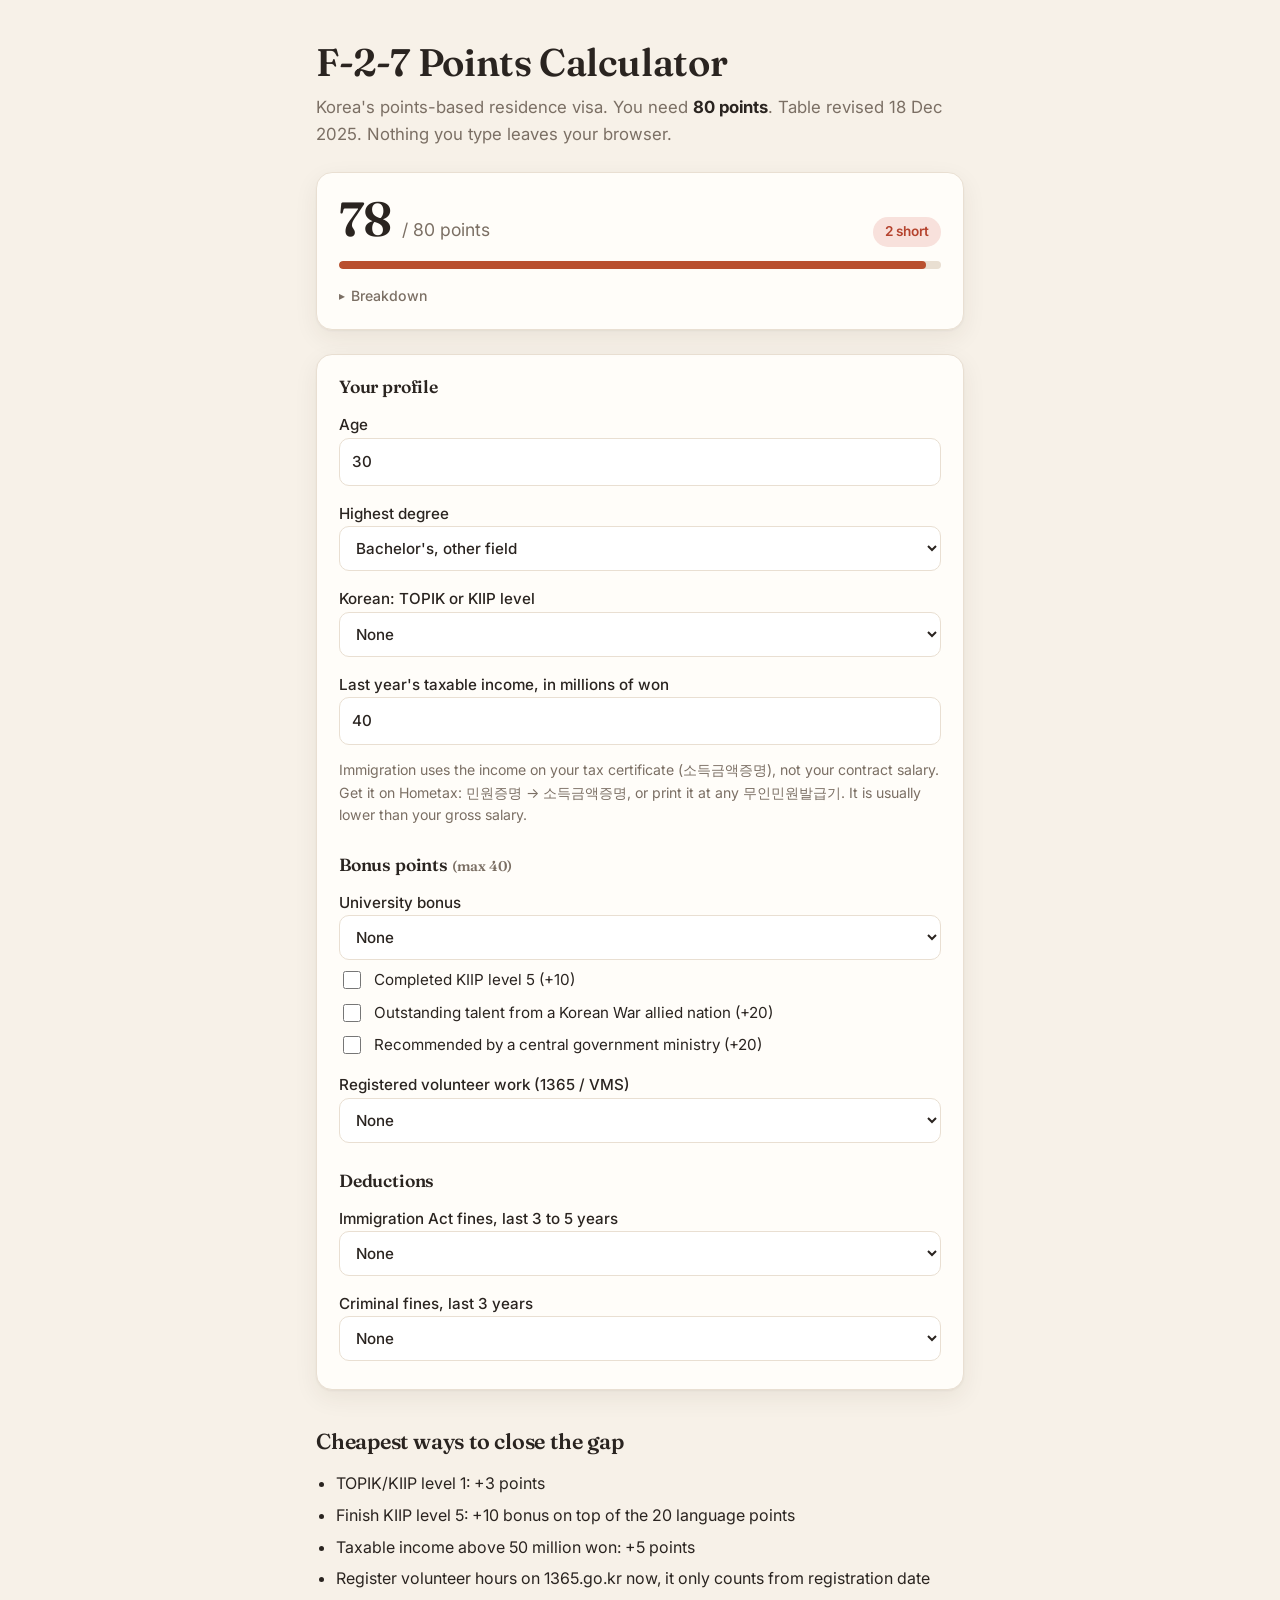
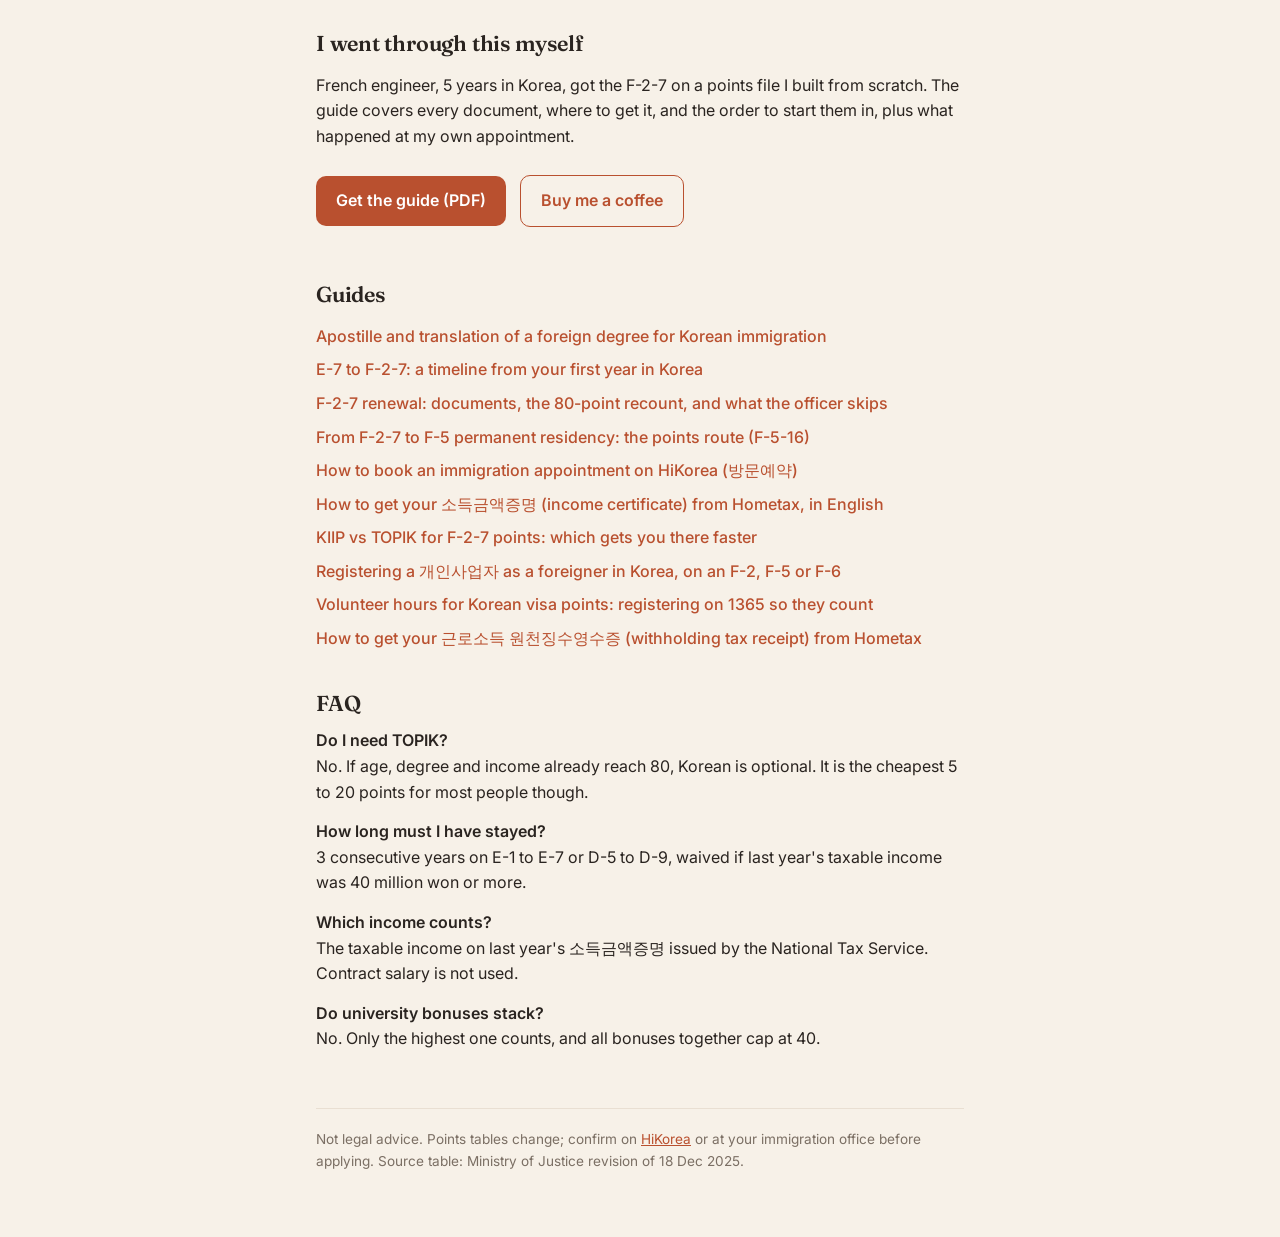
<file: index.html>
<!doctype html>
<html lang="en">
<head>
<meta charset="utf-8">
<meta name="viewport" content="width=device-width, initial-scale=1">
<title>F-2-7 Points Calculator (2026) – Korea Points-Based Residence Visa</title>
<meta name="description" content="Free F-2-7 visa points calculator using the December 2025 table. Enter age, degree, TOPIK/KIIP level and income to see if you reach 80 points, and what gets you there.">
<link rel="canonical" href="https://kevin-h2r.github.io/f27/">
<meta name="google-site-verification" content="c59vO1s7EsmuftYysbXITZsBAcS2s0oMg-nip3DZVX8">
<link rel="preconnect" href="https://fonts.googleapis.com">
<link href="https://fonts.googleapis.com/css2?family=Fraunces:opsz,wght@9..144,500;9..144,600&family=Inter:wght@400;500;600&display=swap" rel="stylesheet">
<link rel="stylesheet" href="style.css">
</head>
<body><main>
<h1>F-2-7 Points Calculator</h1>
<p class="lede">Korea's points-based residence visa. You need <strong>80 points</strong>. Table revised 18 Dec 2025. Nothing you type leaves your browser.</p>

<div id="result" class="card"><div class="score"><span id="total">0</span><span class="of">/ 80 points</span><span id="verdict"></span></div>
<div class="bar"><i id="fill"></i></div>
<details><summary>Breakdown</summary><table id="breakdown"></table></details></div>

<form id="f" class="card">
<h2>Your profile</h2>
<label>Age <input name="age" type="number" min="18" max="99" value="30"></label>
<label>Highest degree <select name="edu">
<option value="none">None / high school</option>
<option value="assoc">Associate (2-year), other field</option>
<option value="assoc_stem">Associate, science or engineering</option>
<option value="ba" selected>Bachelor's, other field</option>
<option value="ba_stem">Bachelor's, science or engineering (or 2 bachelor's)</option>
<option value="ms">Master's, other field</option>
<option value="ms_stem">Master's, science or engineering (or 2 master's)</option>
<option value="phd">PhD, other field</option>
<option value="phd_stem">PhD, science or engineering (or 2 PhDs)</option>
</select></label>
<label>Korean: TOPIK or KIIP level <select name="korean">
<option value="0">None</option><option value="1">1</option><option value="2">2</option>
<option value="3">3</option><option value="4">4</option><option value="5">5 or 6</option>
</select></label>
<label>Last year's taxable income, in millions of won <input name="income" type="number" min="0" step="1" value="40" placeholder="e.g. 40 for ₩40,000,000"></label>
<p class="muted">Immigration uses the income on your tax certificate (소득금액증명), not your contract salary. Get it on Hometax: 민원증명 → 소득금액증명, or print it at any 무인민원발급기. It is usually lower than your gross salary.</p>

<h2>Bonus points <span class="muted">(max 40)</span></h2>
<label>University bonus <select name="bonusUni">
<option value="none">None</option>
<option value="kr_ba">Korean university, bachelor's (+5)</option>
<option value="kr_ms">Korean university, master's (+7)</option>
<option value="kr_phd">Korean university, PhD (+10)</option>
<option value="top500_ba">QS/THE top-500 university, bachelor's (+15)</option>
<option value="top500_ms">QS/THE top-500 university, master's (+20)</option>
<option value="top500_phd">QS/THE top-500 university, PhD (+30)</option>
</select></label>
<label class="chk"><input type="checkbox" name="bonus" value="kiip5">Completed KIIP level 5 (+10)</label>
<label class="chk"><input type="checkbox" name="bonus" value="allied">Outstanding talent from a Korean War allied nation (+20)</label>
<label class="chk"><input type="checkbox" name="bonus" value="ministry">Recommended by a central government ministry (+20)</label>
<label>Registered volunteer work (1365 / VMS) <select name="volunteer">
<option value="0">None</option><option value="1">1 to 2 years (+1)</option>
<option value="2">2 to 3 years (+5)</option><option value="3">3+ years (+7)</option>
</select></label>

<h2>Deductions</h2>
<label>Immigration Act fines, last 3 to 5 years <select name="dedImm">
<option value="0">None</option><option value="1">Fine ₩500,000 to ₩1,000,000 (−10)</option>
<option value="2">Fine ₩1,000,000 to ₩3,000,000 (−20)</option><option value="3">Fine ₩3,000,000+, departure order or deportation (−30)</option>
</select></label>
<label>Criminal fines, last 3 years <select name="dedCrim">
<option value="0">None</option><option value="1">Under ₩2,000,000 (−20)</option>
<option value="2">₩2,000,000 to ₩3,000,000 (−30)</option><option value="3">₩3,000,000+ (disqualified)</option>
</select></label>
</form>

<h2 id="gap-h" hidden>Cheapest ways to close the gap</h2>
<ul id="gap"></ul>

<h2>I went through this myself</h2>
<p>French engineer, 5 years in Korea, got the F-2-7 on a points file I built from scratch. The guide covers every document, where to get it, and the order to start them in, plus what happened at my own appointment. <!-- TODO Kevin: rewrite in your own words, add what went wrong for you --></p>
<a class="cta" id="guide" href="#">Get the guide (PDF)</a>
<a class="cta alt" id="kofi" href="#">Buy me a coffee</a>

<h2 id="kit-h">Just landed? Things I actually bought</h2>
<p class="muted" id="kit-p">Affiliate links to Coupang. Same price for you, a few won for me.</p>
<ul class="kit" id="kit"></ul>

<h2>Guides</h2>
<ul class="guides" id="guides"><li><a href="apostille-degree-korean-immigration.html">Apostille and translation of a foreign degree for Korean immigration</a></li><li><a href="e7-to-f27-timeline.html">E-7 to F-2-7: a timeline from your first year in Korea</a></li><li><a href="f27-renewal-documents.html">F-2-7 renewal: documents, the 80-point recount, and what the officer skips</a></li><li><a href="f27-to-f5-permanent-residency.html">From F-2-7 to F-5 permanent residency: the points route (F-5-16)</a></li><li><a href="hikorea-visit-reservation.html">How to book an immigration appointment on HiKorea (방문예약)</a></li><li><a href="income-certificate-hometax.html">How to get your 소득금액증명 (income certificate) from Hometax, in English</a></li><li><a href="kiip-vs-topik-f27-points.html">KIIP vs TOPIK for F-2-7 points: which gets you there faster</a></li><li><a href="register-business-foreigner-korea.html">Registering a 개인사업자 as a foreigner in Korea, on an F-2, F-5 or F-6</a></li><li><a href="volunteer-hours-visa-points-1365.html">Volunteer hours for Korean visa points: registering on 1365 so they count</a></li><li><a href="withholding-tax-receipt-hometax.html">How to get your 근로소득 원천징수영수증 (withholding tax receipt) from Hometax</a></li></ul>

<h2>FAQ</h2><div class="faq">
<p><strong>Do I need TOPIK?</strong> No. If age, degree and income already reach 80, Korean is optional. It is the cheapest 5 to 20 points for most people though.</p>
<p><strong>How long must I have stayed?</strong> 3 consecutive years on E-1 to E-7 or D-5 to D-9, waived if last year's taxable income was 40 million won or more.</p>
<p><strong>Which income counts?</strong> The taxable income on last year's 소득금액증명 issued by the National Tax Service. Contract salary is not used.</p>
<p><strong>Do university bonuses stack?</strong> No. Only the highest one counts, and all bonuses together cap at 40.</p></div>

<footer>Not legal advice. Points tables change; confirm on <a href="https://www.hikorea.go.kr">HiKorea</a> or at your immigration office before applying. Source table: Ministry of Justice revision of 18 Dec 2025.</footer>
</main>

<script type="module">
import { score, PASS } from './score.js';
// ---- edit these ----
const CONFIG = {
  guide: 'https://kevinherrbach.gumroad.com/l/f_2_7',
  kofi: 'https://ko-fi.com/kevinh2r',
  kit: [], // [['title','https://link.coupang.com/a/xxxx'], ...] empty hides the section
};
// --------------------
const g = document.getElementById('guide'); g.href = CONFIG.guide; g.hidden = !CONFIG.guide;
document.getElementById('kofi').href = CONFIG.kofi;
document.getElementById('kit-h').hidden = document.getElementById('kit-p').hidden = !CONFIG.kit.length;
document.getElementById('kit').innerHTML = CONFIG.kit.map(([t, h]) => `<li><a href="${h}" rel="sponsored nofollow" target="_blank">${t}</a></li>`).join('');

const f = document.getElementById('f');
const LABELS = { age: 'Age', edu: 'Education', korean: 'Korean', income: 'Income', bonus: 'Bonus', ded: 'Deductions' };
function read() {
  const d = Object.fromEntries(new FormData(f));
  return { age: +d.age, edu: d.edu, korean: +d.korean, income: +d.income * 1e6, bonusUni: d.bonusUni,
    bonus: [...f.querySelectorAll('[name=bonus]:checked')].map(e => e.value), volunteer: +d.volunteer, dedImm: +d.dedImm, dedCrim: +d.dedCrim };
}
function gapTips(a, s) {
  const tips = [];
  if (s.korean < 20) { const next = a.korean + 1; tips.push(`TOPIK/KIIP level ${next}: +${score({ ...a, korean: next }).korean - s.korean} points`); }
  if (!a.bonus.includes('kiip5')) tips.push('Finish KIIP level 5: +10 bonus on top of the 20 language points');
  const nextIncome = [[30e6, '30 million'], [40e6, '40 million'], [50e6, '50 million'], [60e6, '60 million']].find(([v]) => a.income < v);
  if (nextIncome) tips.push(`Taxable income above ${nextIncome[1]} won: +${score({ ...a, income: nextIncome[0] }).income - s.income} points`);
  if (a.volunteer < 3) tips.push('Register volunteer hours on 1365.go.kr now, it only counts from registration date');
  return tips;
}
function render() {
  const a = read(), s = score(a);
  document.getElementById('total').textContent = s.total;
  const v = document.getElementById('verdict');
  v.textContent = s.pass ? 'eligible' : (a.dedCrim === 3 ? 'disqualified' : `${PASS - s.total} short`);
  v.className = s.pass ? 'ok' : 'bad';
  const fill = document.getElementById('fill'); fill.style.width = Math.min(100, s.total / PASS * 100) + '%'; fill.className = s.pass ? 'ok' : '';
  document.getElementById('breakdown').innerHTML = Object.entries(LABELS).map(([k, l]) => `<tr><td>${l}</td><td>${s[k]}</td></tr>`).join('');
  const tips = s.pass ? [] : gapTips(a, s);
  document.getElementById('gap-h').hidden = !tips.length;
  document.getElementById('gap').innerHTML = tips.map(t => `<li>${t}</li>`).join('');
}
f.addEventListener('input', render); render();
</script>
</body></html>
</file>
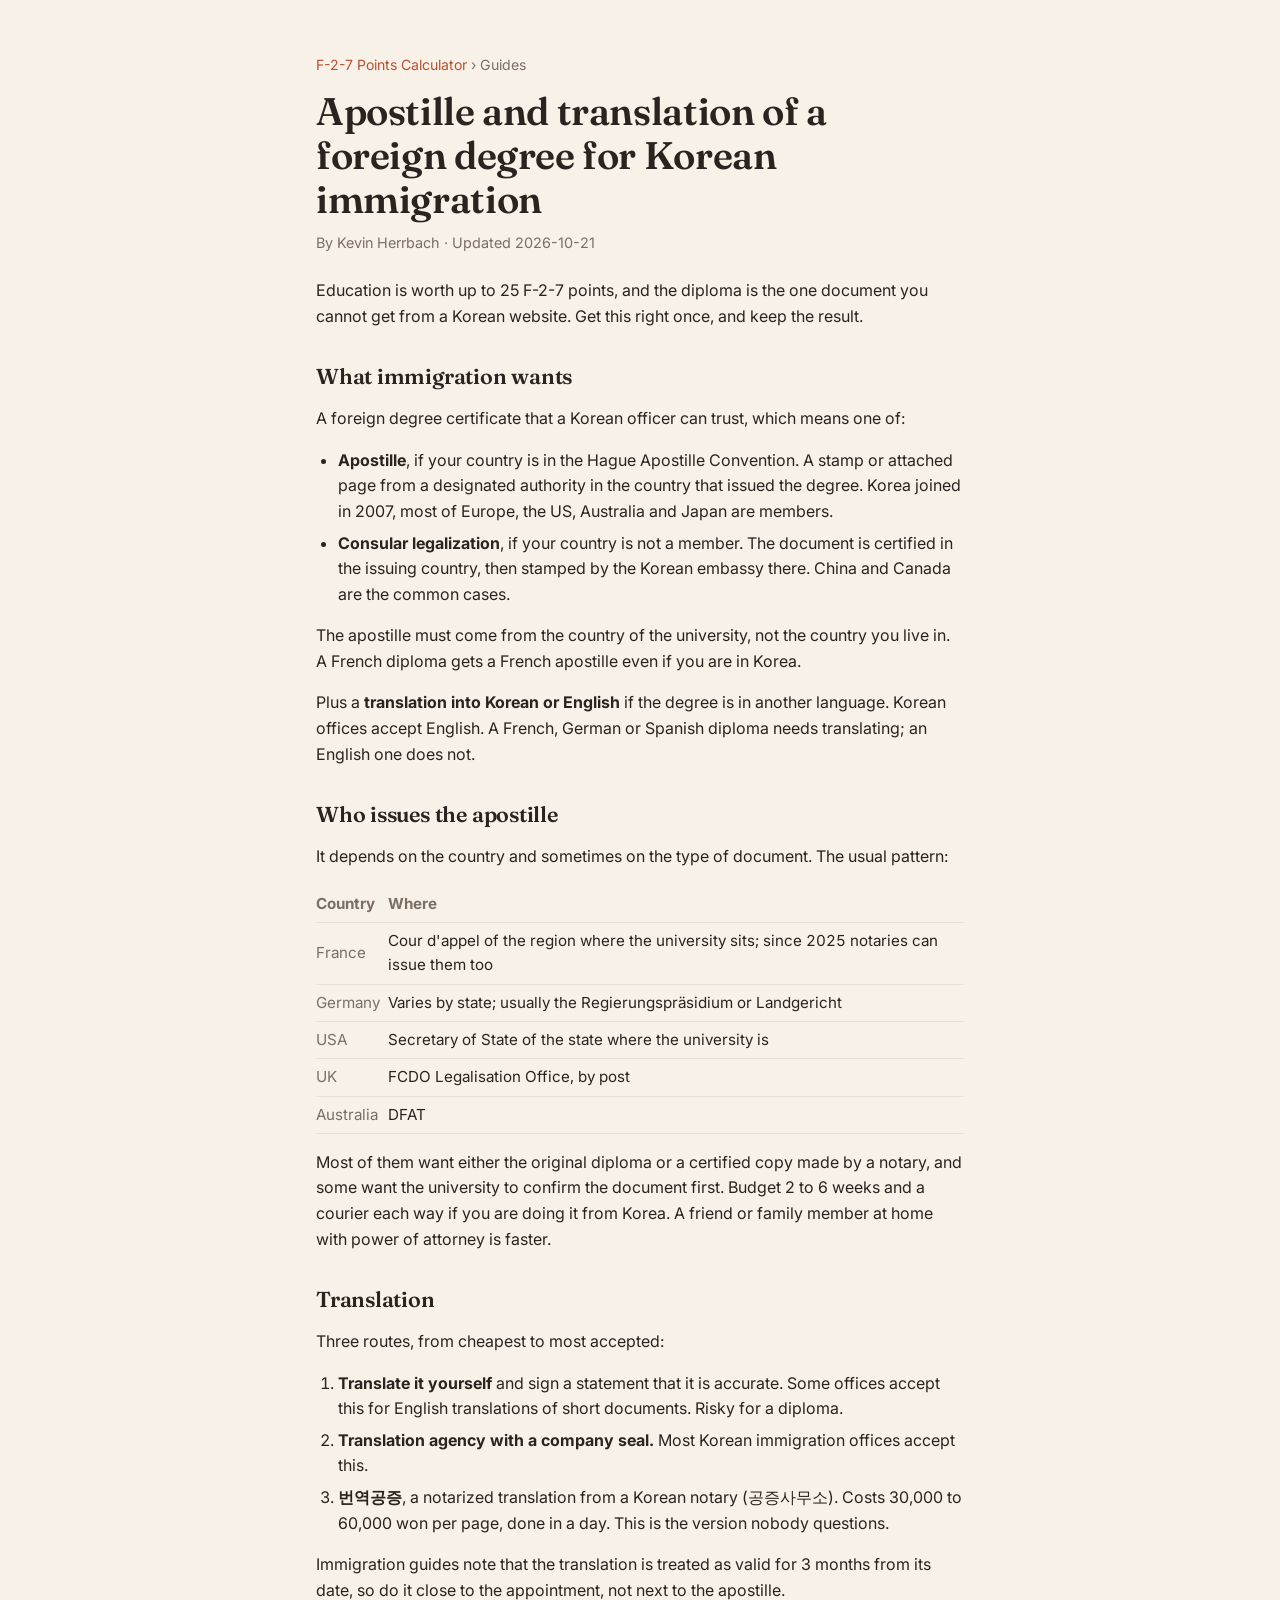
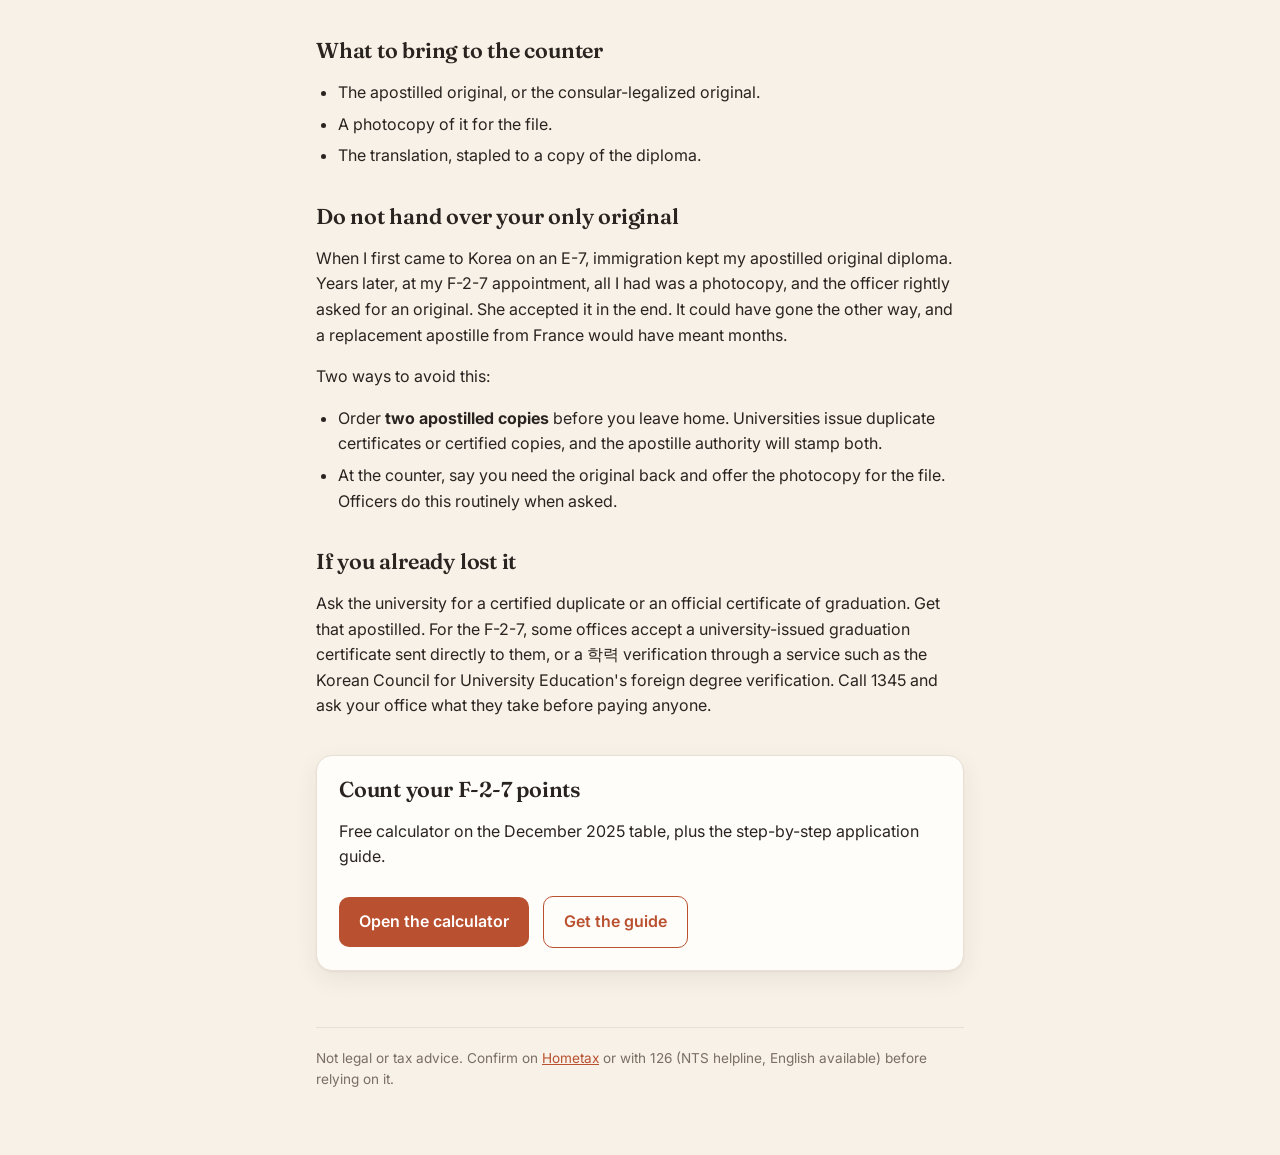
<file: apostille-degree-korean-immigration.html>
<!doctype html>
<html lang="en">
<head>
<meta charset="utf-8">
<meta name="viewport" content="width=device-width, initial-scale=1">
<title>Apostille and translation of a foreign degree for Korean immigration</title>
<meta name="description" content="What Korean immigration accepts as proof of a foreign degree: apostille or consular legalization, who issues it, translation and notarization rules, validity windows, and how to avoid losing your only original.">
<link rel="canonical" href="https://kevin-h2r.github.io/f27/apostille-degree-korean-immigration.html">
<link rel="preconnect" href="https://fonts.googleapis.com">
<link href="https://fonts.googleapis.com/css2?family=Fraunces:opsz,wght@9..144,500;9..144,600&family=Inter:wght@400;500;600&display=swap" rel="stylesheet">
<link rel="stylesheet" href="style.css">
</head>
<body><main>
<p class="crumb"><a href="./">F-2-7 Points Calculator</a> › Guides</p>
<article>
<h1>Apostille and translation of a foreign degree for Korean immigration</h1><p class="byline">By Kevin Herrbach · Updated 2026-10-21</p>
<p>Education is worth up to 25 F-2-7 points, and the diploma is the one document you cannot get from a Korean website. Get this right once, and keep the result.</p>
<h2>What immigration wants</h2>
<p>A foreign degree certificate that a Korean officer can trust, which means one of:</p>
<ul>
<li><strong>Apostille</strong>, if your country is in the Hague Apostille Convention. A stamp or attached page from a designated authority in the country that issued the degree. Korea joined in 2007, most of Europe, the US, Australia and Japan are members.</li>
<li><strong>Consular legalization</strong>, if your country is not a member. The document is certified in the issuing country, then stamped by the Korean embassy there. China and Canada are the common cases.</li>
</ul>
<p>The apostille must come from the country of the university, not the country you live in. A French diploma gets a French apostille even if you are in Korea.</p>
<p>Plus a <strong>translation into Korean or English</strong> if the degree is in another language. Korean offices accept English. A French, German or Spanish diploma needs translating; an English one does not.</p>
<h2>Who issues the apostille</h2>
<p>It depends on the country and sometimes on the type of document. The usual pattern:</p>
<table>
<thead>
<tr>
<th>Country</th>
<th>Where</th>
</tr>
</thead>
<tbody><tr>
<td>France</td>
<td>Cour d&#39;appel of the region where the university sits; since 2025 notaries can issue them too</td>
</tr>
<tr>
<td>Germany</td>
<td>Varies by state; usually the Regierungspräsidium or Landgericht</td>
</tr>
<tr>
<td>USA</td>
<td>Secretary of State of the state where the university is</td>
</tr>
<tr>
<td>UK</td>
<td>FCDO Legalisation Office, by post</td>
</tr>
<tr>
<td>Australia</td>
<td>DFAT</td>
</tr>
</tbody></table>
<p>Most of them want either the original diploma or a certified copy made by a notary, and some want the university to confirm the document first. Budget 2 to 6 weeks and a courier each way if you are doing it from Korea. A friend or family member at home with power of attorney is faster.</p>
<h2>Translation</h2>
<p>Three routes, from cheapest to most accepted:</p>
<ol>
<li><strong>Translate it yourself</strong> and sign a statement that it is accurate. Some offices accept this for English translations of short documents. Risky for a diploma.</li>
<li><strong>Translation agency with a company seal.</strong> Most Korean immigration offices accept this.</li>
<li><strong>번역공증</strong>, a notarized translation from a Korean notary (공증사무소). Costs 30,000 to 60,000 won per page, done in a day. This is the version nobody questions.</li>
</ol>
<p>Immigration guides note that the translation is treated as valid for 3 months from its date, so do it close to the appointment, not next to the apostille.</p>
<h2>What to bring to the counter</h2>
<ul>
<li>The apostilled original, or the consular-legalized original.</li>
<li>A photocopy of it for the file.</li>
<li>The translation, stapled to a copy of the diploma.</li>
</ul>
<h2>Do not hand over your only original</h2>
<p>When I first came to Korea on an E-7, immigration kept my apostilled original diploma. Years later, at my F-2-7 appointment, all I had was a photocopy, and the officer rightly asked for an original. She accepted it in the end. It could have gone the other way, and a replacement apostille from France would have meant months.</p>
<p>Two ways to avoid this:</p>
<ul>
<li>Order <strong>two apostilled copies</strong> before you leave home. Universities issue duplicate certificates or certified copies, and the apostille authority will stamp both.</li>
<li>At the counter, say you need the original back and offer the photocopy for the file. Officers do this routinely when asked.</li>
</ul>
<h2>If you already lost it</h2>
<p>Ask the university for a certified duplicate or an official certificate of graduation. Get that apostilled. For the F-2-7, some offices accept a university-issued graduation certificate sent directly to them, or a 학력 verification through a service such as the Korean Council for University Education&#39;s foreign degree verification. Call 1345 and ask your office what they take before paying anyone.</p>
</article>
<div class="card box">
<h2 style="margin-top:0">Count your F-2-7 points</h2>
<p>Free calculator on the December 2025 table, plus the step-by-step application guide.</p>
<a class="cta" href="./">Open the calculator</a>
<a class="cta alt" href="https://kevinherrbach.gumroad.com/l/f_2_7">Get the guide</a>
</div>
<footer>Not legal or tax advice. Confirm on <a href="https://www.hometax.go.kr">Hometax</a> or with 126 (NTS helpline, English available) before relying on it.</footer>
</main></body></html>
</file>
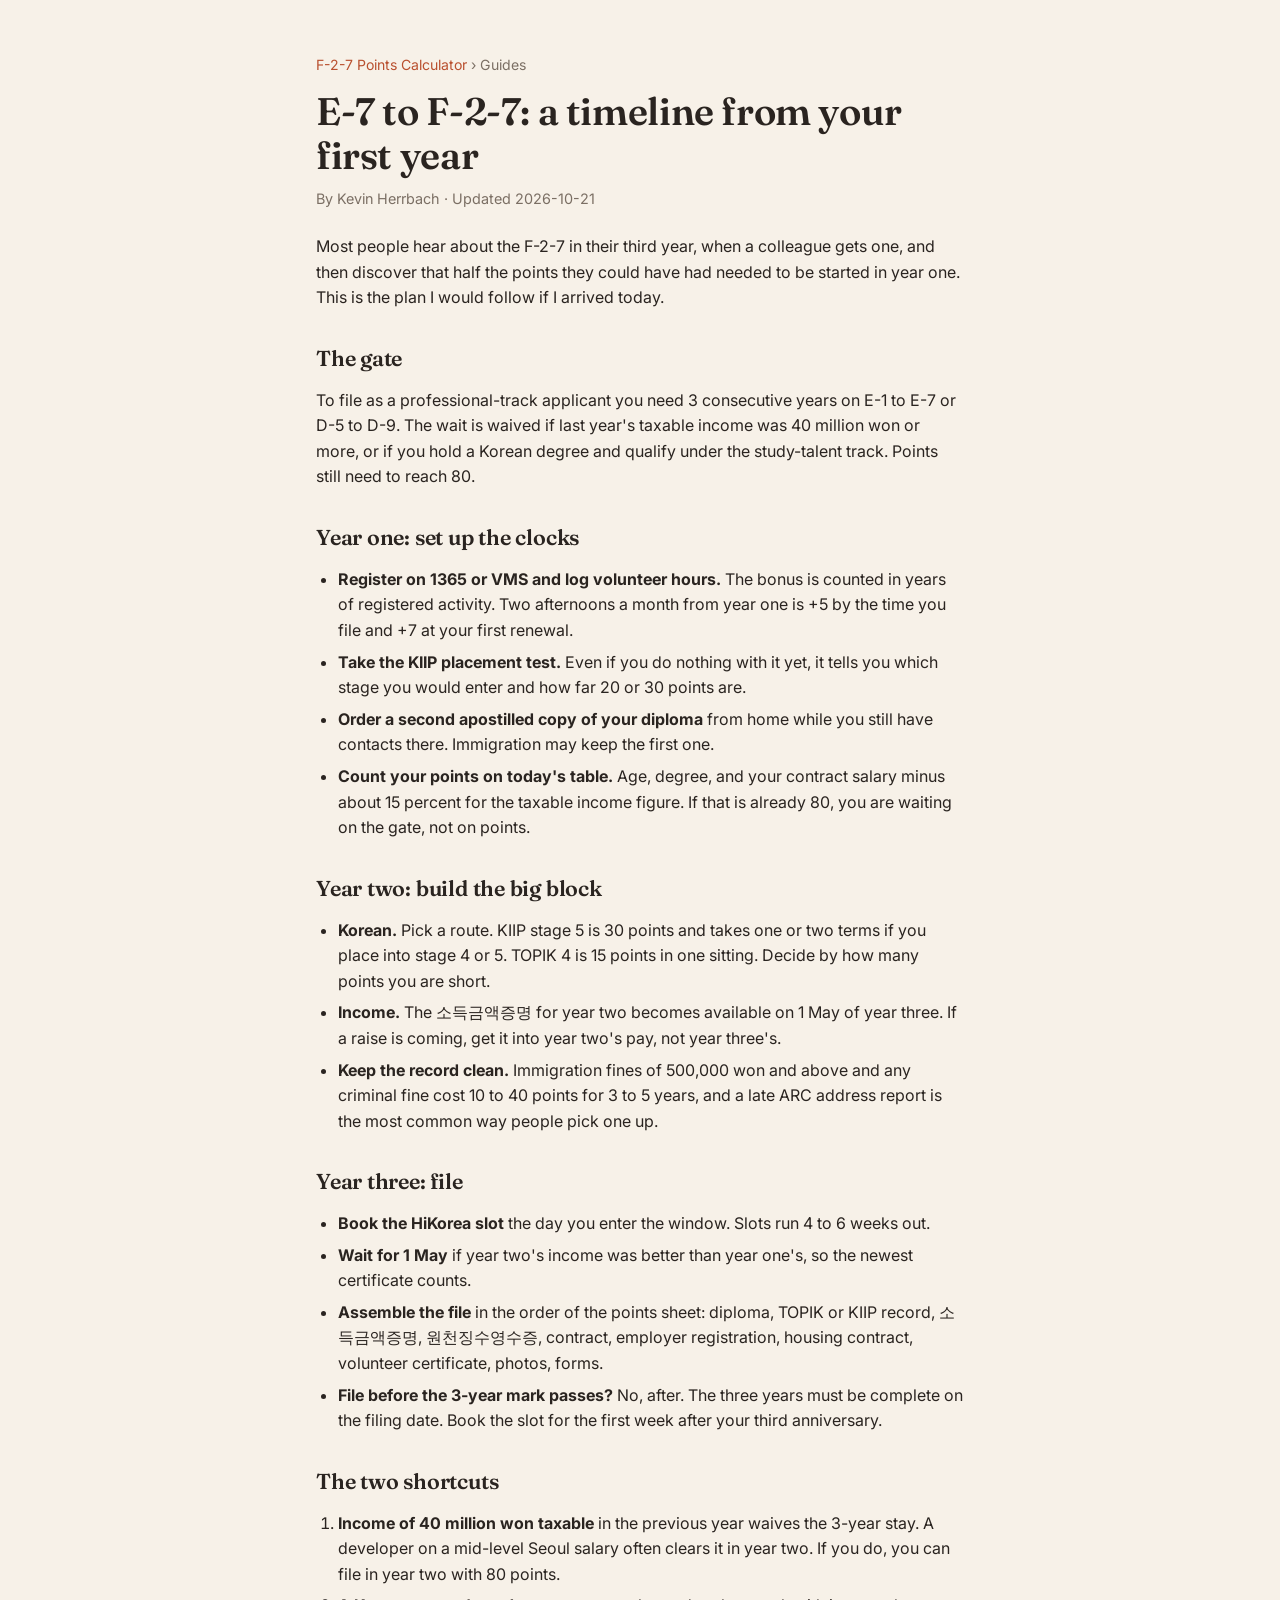
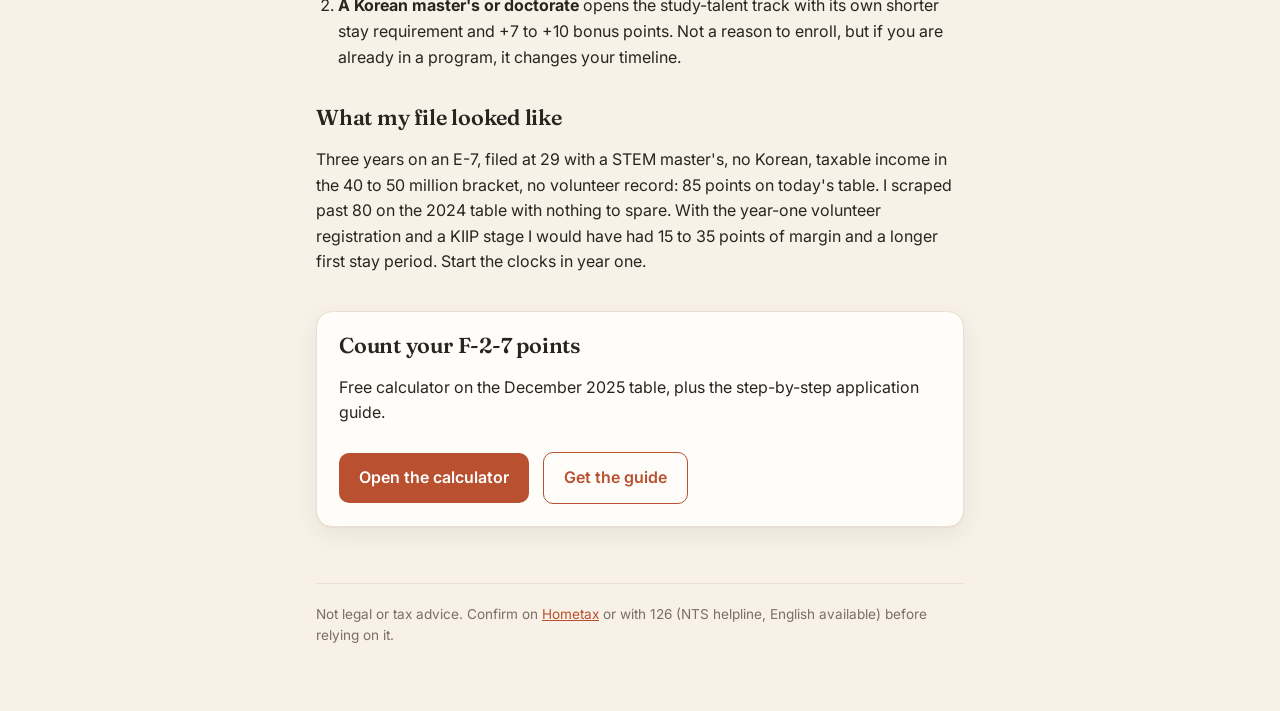
<file: e7-to-f27-timeline.html>
<!doctype html>
<html lang="en">
<head>
<meta charset="utf-8">
<meta name="viewport" content="width=device-width, initial-scale=1">
<title>E-7 to F-2-7: a timeline from your first year in Korea</title>
<meta name="description" content="A year-by-year plan for an E-7 holder to reach the F-2-7 points visa: what to set up in year one, how to build points in years two and three, when to file, and the two shortcuts that skip the three-year wait.">
<link rel="canonical" href="https://kevin-h2r.github.io/f27/e7-to-f27-timeline.html">
<link rel="preconnect" href="https://fonts.googleapis.com">
<link href="https://fonts.googleapis.com/css2?family=Fraunces:opsz,wght@9..144,500;9..144,600&family=Inter:wght@400;500;600&display=swap" rel="stylesheet">
<link rel="stylesheet" href="style.css">
</head>
<body><main>
<p class="crumb"><a href="./">F-2-7 Points Calculator</a> › Guides</p>
<article>
<h1>E-7 to F-2-7: a timeline from your first year</h1><p class="byline">By Kevin Herrbach · Updated 2026-10-21</p>
<p>Most people hear about the F-2-7 in their third year, when a colleague gets one, and then discover that half the points they could have had needed to be started in year one. This is the plan I would follow if I arrived today.</p>
<h2>The gate</h2>
<p>To file as a professional-track applicant you need 3 consecutive years on E-1 to E-7 or D-5 to D-9. The wait is waived if last year&#39;s taxable income was 40 million won or more, or if you hold a Korean degree and qualify under the study-talent track. Points still need to reach 80.</p>
<h2>Year one: set up the clocks</h2>
<ul>
<li><strong>Register on 1365 or VMS and log volunteer hours.</strong> The bonus is counted in years of registered activity. Two afternoons a month from year one is +5 by the time you file and +7 at your first renewal.</li>
<li><strong>Take the KIIP placement test.</strong> Even if you do nothing with it yet, it tells you which stage you would enter and how far 20 or 30 points are.</li>
<li><strong>Order a second apostilled copy of your diploma</strong> from home while you still have contacts there. Immigration may keep the first one.</li>
<li><strong>Count your points on today&#39;s table.</strong> Age, degree, and your contract salary minus about 15 percent for the taxable income figure. If that is already 80, you are waiting on the gate, not on points.</li>
</ul>
<h2>Year two: build the big block</h2>
<ul>
<li><strong>Korean.</strong> Pick a route. KIIP stage 5 is 30 points and takes one or two terms if you place into stage 4 or 5. TOPIK 4 is 15 points in one sitting. Decide by how many points you are short.</li>
<li><strong>Income.</strong> The 소득금액증명 for year two becomes available on 1 May of year three. If a raise is coming, get it into year two&#39;s pay, not year three&#39;s.</li>
<li><strong>Keep the record clean.</strong> Immigration fines of 500,000 won and above and any criminal fine cost 10 to 40 points for 3 to 5 years, and a late ARC address report is the most common way people pick one up.</li>
</ul>
<h2>Year three: file</h2>
<ul>
<li><strong>Book the HiKorea slot</strong> the day you enter the window. Slots run 4 to 6 weeks out.</li>
<li><strong>Wait for 1 May</strong> if year two&#39;s income was better than year one&#39;s, so the newest certificate counts.</li>
<li><strong>Assemble the file</strong> in the order of the points sheet: diploma, TOPIK or KIIP record, 소득금액증명, 원천징수영수증, contract, employer registration, housing contract, volunteer certificate, photos, forms.</li>
<li><strong>File before the 3-year mark passes?</strong> No, after. The three years must be complete on the filing date. Book the slot for the first week after your third anniversary.</li>
</ul>
<h2>The two shortcuts</h2>
<ol>
<li><strong>Income of 40 million won taxable</strong> in the previous year waives the 3-year stay. A developer on a mid-level Seoul salary often clears it in year two. If you do, you can file in year two with 80 points.</li>
<li><strong>A Korean master&#39;s or doctorate</strong> opens the study-talent track with its own shorter stay requirement and +7 to +10 bonus points. Not a reason to enroll, but if you are already in a program, it changes your timeline.</li>
</ol>
<h2>What my file looked like</h2>
<p>Three years on an E-7, filed at 29 with a STEM master&#39;s, no Korean, taxable income in the 40 to 50 million bracket, no volunteer record: 85 points on today&#39;s table. I scraped past 80 on the 2024 table with nothing to spare. With the year-one volunteer registration and a KIIP stage I would have had 15 to 35 points of margin and a longer first stay period. Start the clocks in year one.</p>
</article>
<div class="card box">
<h2 style="margin-top:0">Count your F-2-7 points</h2>
<p>Free calculator on the December 2025 table, plus the step-by-step application guide.</p>
<a class="cta" href="./">Open the calculator</a>
<a class="cta alt" href="https://kevinherrbach.gumroad.com/l/f_2_7">Get the guide</a>
</div>
<footer>Not legal or tax advice. Confirm on <a href="https://www.hometax.go.kr">Hometax</a> or with 126 (NTS helpline, English available) before relying on it.</footer>
</main></body></html>
</file>
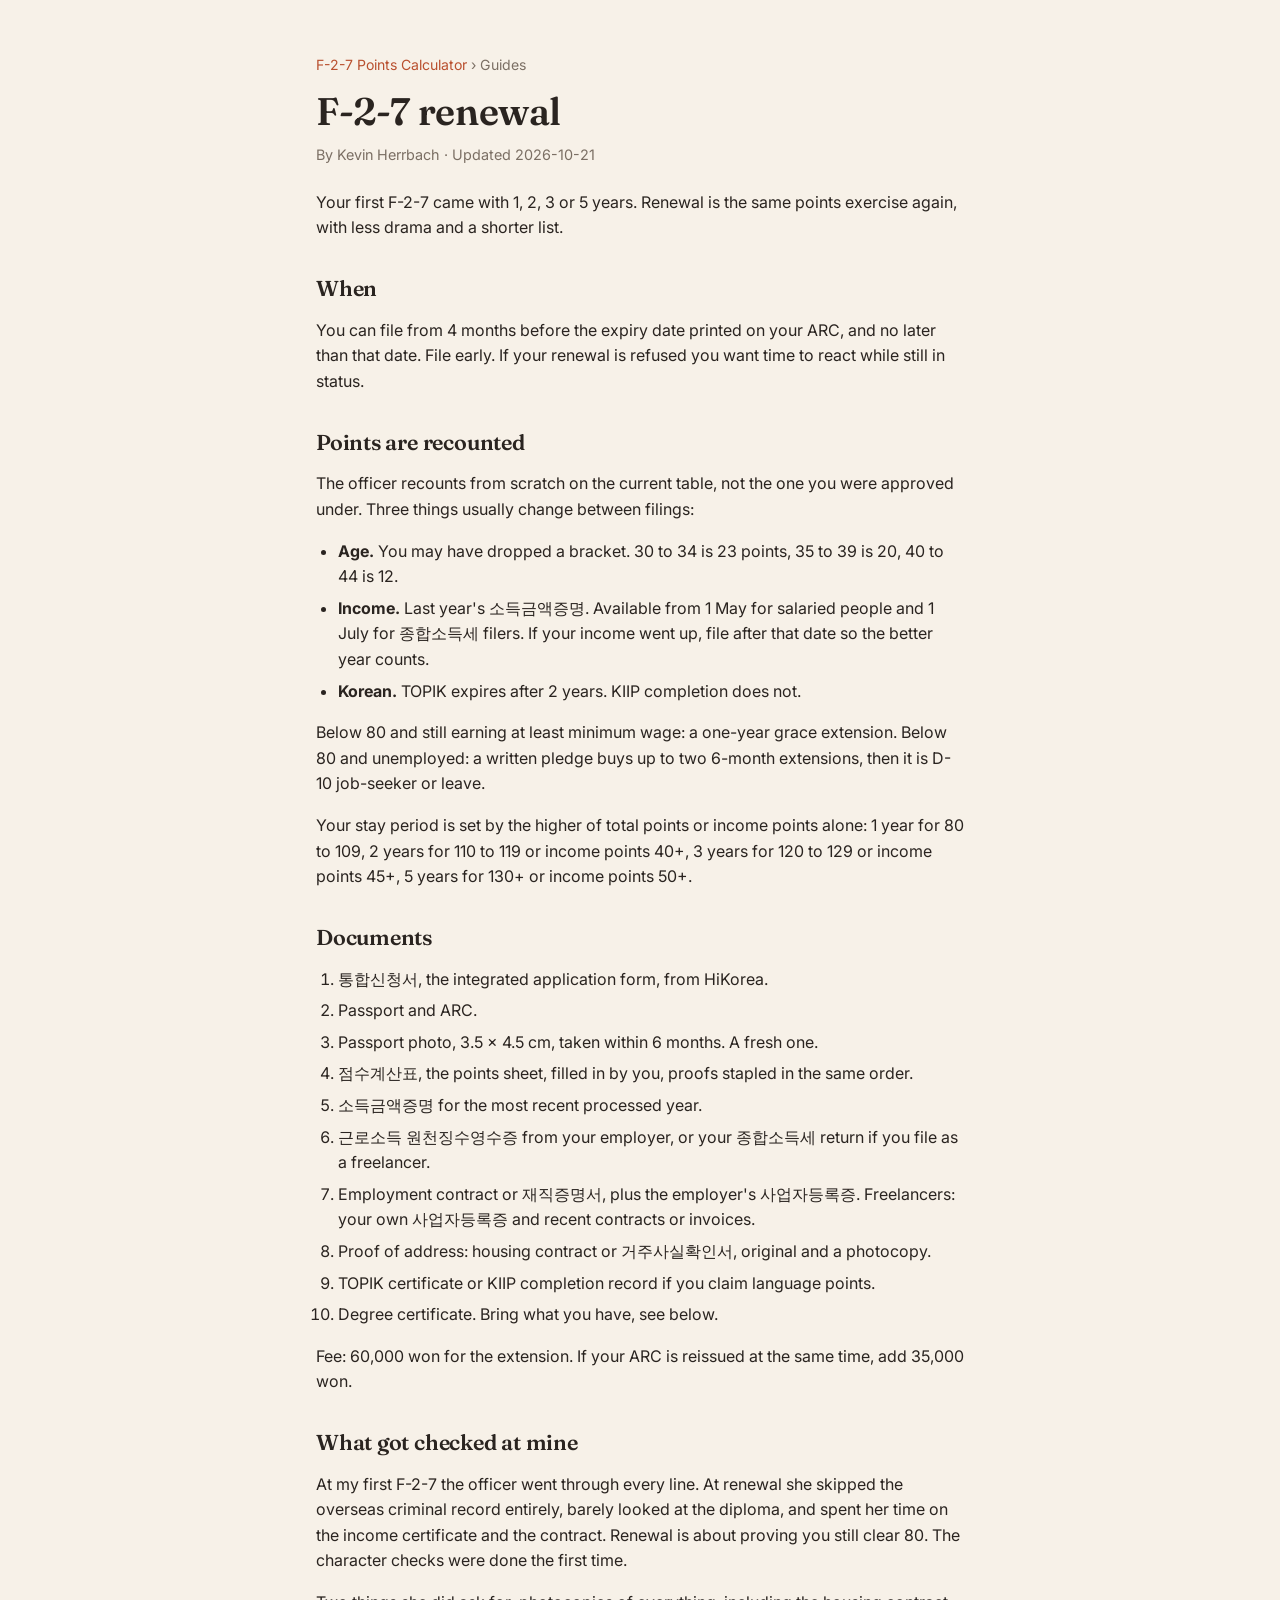
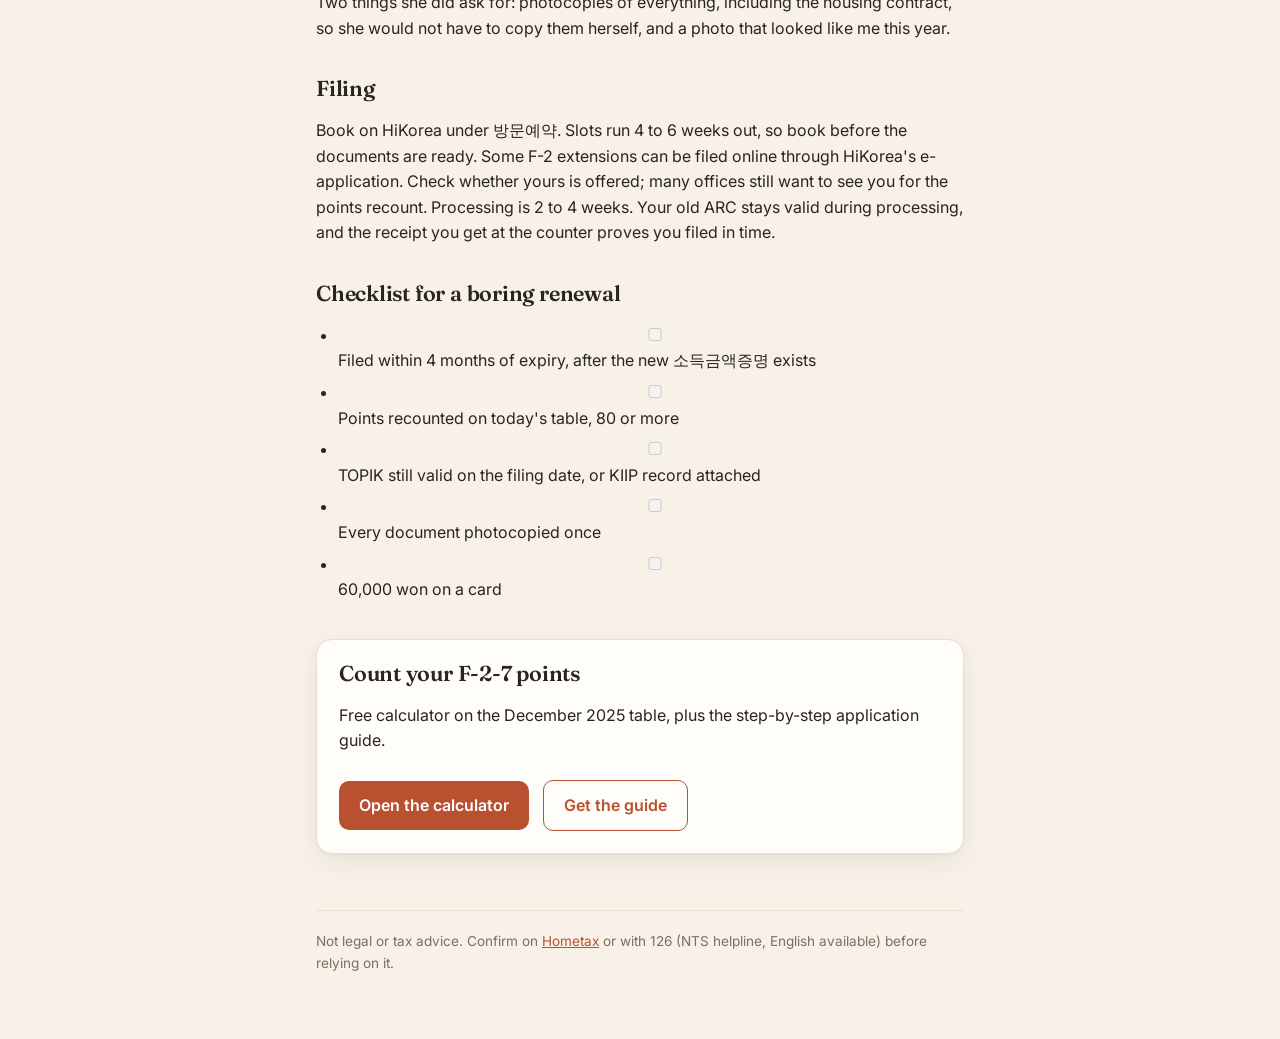
<file: f27-renewal-documents.html>
<!doctype html>
<html lang="en">
<head>
<meta charset="utf-8">
<meta name="viewport" content="width=device-width, initial-scale=1">
<title>F-2-7 renewal: documents, the 80-point recount, and what the officer skips</title>
<meta name="description" content="Renewing the F-2-7 points visa. When to apply, the full document list, how points are recounted, the extension fee, grace rules if you drop below 80, and what actually got checked at my renewal.">
<link rel="canonical" href="https://kevin-h2r.github.io/f27/f27-renewal-documents.html">
<link rel="preconnect" href="https://fonts.googleapis.com">
<link href="https://fonts.googleapis.com/css2?family=Fraunces:opsz,wght@9..144,500;9..144,600&family=Inter:wght@400;500;600&display=swap" rel="stylesheet">
<link rel="stylesheet" href="style.css">
</head>
<body><main>
<p class="crumb"><a href="./">F-2-7 Points Calculator</a> › Guides</p>
<article>
<h1>F-2-7 renewal</h1><p class="byline">By Kevin Herrbach · Updated 2026-10-21</p>
<p>Your first F-2-7 came with 1, 2, 3 or 5 years. Renewal is the same points exercise again, with less drama and a shorter list.</p>
<h2>When</h2>
<p>You can file from 4 months before the expiry date printed on your ARC, and no later than that date. File early. If your renewal is refused you want time to react while still in status.</p>
<h2>Points are recounted</h2>
<p>The officer recounts from scratch on the current table, not the one you were approved under. Three things usually change between filings:</p>
<ul>
<li><strong>Age.</strong> You may have dropped a bracket. 30 to 34 is 23 points, 35 to 39 is 20, 40 to 44 is 12.</li>
<li><strong>Income.</strong> Last year&#39;s 소득금액증명. Available from 1 May for salaried people and 1 July for 종합소득세 filers. If your income went up, file after that date so the better year counts.</li>
<li><strong>Korean.</strong> TOPIK expires after 2 years. KIIP completion does not.</li>
</ul>
<p>Below 80 and still earning at least minimum wage: a one-year grace extension. Below 80 and unemployed: a written pledge buys up to two 6-month extensions, then it is D-10 job-seeker or leave.</p>
<p>Your stay period is set by the higher of total points or income points alone: 1 year for 80 to 109, 2 years for 110 to 119 or income points 40+, 3 years for 120 to 129 or income points 45+, 5 years for 130+ or income points 50+.</p>
<h2>Documents</h2>
<ol>
<li>통합신청서, the integrated application form, from HiKorea.</li>
<li>Passport and ARC.</li>
<li>Passport photo, 3.5 × 4.5 cm, taken within 6 months. A fresh one.</li>
<li>점수계산표, the points sheet, filled in by you, proofs stapled in the same order.</li>
<li>소득금액증명 for the most recent processed year.</li>
<li>근로소득 원천징수영수증 from your employer, or your 종합소득세 return if you file as a freelancer.</li>
<li>Employment contract or 재직증명서, plus the employer&#39;s 사업자등록증. Freelancers: your own 사업자등록증 and recent contracts or invoices.</li>
<li>Proof of address: housing contract or 거주사실확인서, original and a photocopy.</li>
<li>TOPIK certificate or KIIP completion record if you claim language points.</li>
<li>Degree certificate. Bring what you have, see below.</li>
</ol>
<p>Fee: 60,000 won for the extension. If your ARC is reissued at the same time, add 35,000 won.</p>
<h2>What got checked at mine</h2>
<p>At my first F-2-7 the officer went through every line. At renewal she skipped the overseas criminal record entirely, barely looked at the diploma, and spent her time on the income certificate and the contract. Renewal is about proving you still clear 80. The character checks were done the first time.</p>
<p>Two things she did ask for: photocopies of everything, including the housing contract, so she would not have to copy them herself, and a photo that looked like me this year.</p>
<h2>Filing</h2>
<p>Book on HiKorea under 방문예약. Slots run 4 to 6 weeks out, so book before the documents are ready. Some F-2 extensions can be filed online through HiKorea&#39;s e-application. Check whether yours is offered; many offices still want to see you for the points recount. Processing is 2 to 4 weeks. Your old ARC stays valid during processing, and the receipt you get at the counter proves you filed in time.</p>
<h2>Checklist for a boring renewal</h2>
<ul>
<li><input disabled="" type="checkbox"> Filed within 4 months of expiry, after the new 소득금액증명 exists</li>
<li><input disabled="" type="checkbox"> Points recounted on today&#39;s table, 80 or more</li>
<li><input disabled="" type="checkbox"> TOPIK still valid on the filing date, or KIIP record attached</li>
<li><input disabled="" type="checkbox"> Every document photocopied once</li>
<li><input disabled="" type="checkbox"> 60,000 won on a card</li>
</ul>
</article>
<div class="card box">
<h2 style="margin-top:0">Count your F-2-7 points</h2>
<p>Free calculator on the December 2025 table, plus the step-by-step application guide.</p>
<a class="cta" href="./">Open the calculator</a>
<a class="cta alt" href="https://kevinherrbach.gumroad.com/l/f_2_7">Get the guide</a>
</div>
<footer>Not legal or tax advice. Confirm on <a href="https://www.hometax.go.kr">Hometax</a> or with 126 (NTS helpline, English available) before relying on it.</footer>
</main></body></html>
</file>
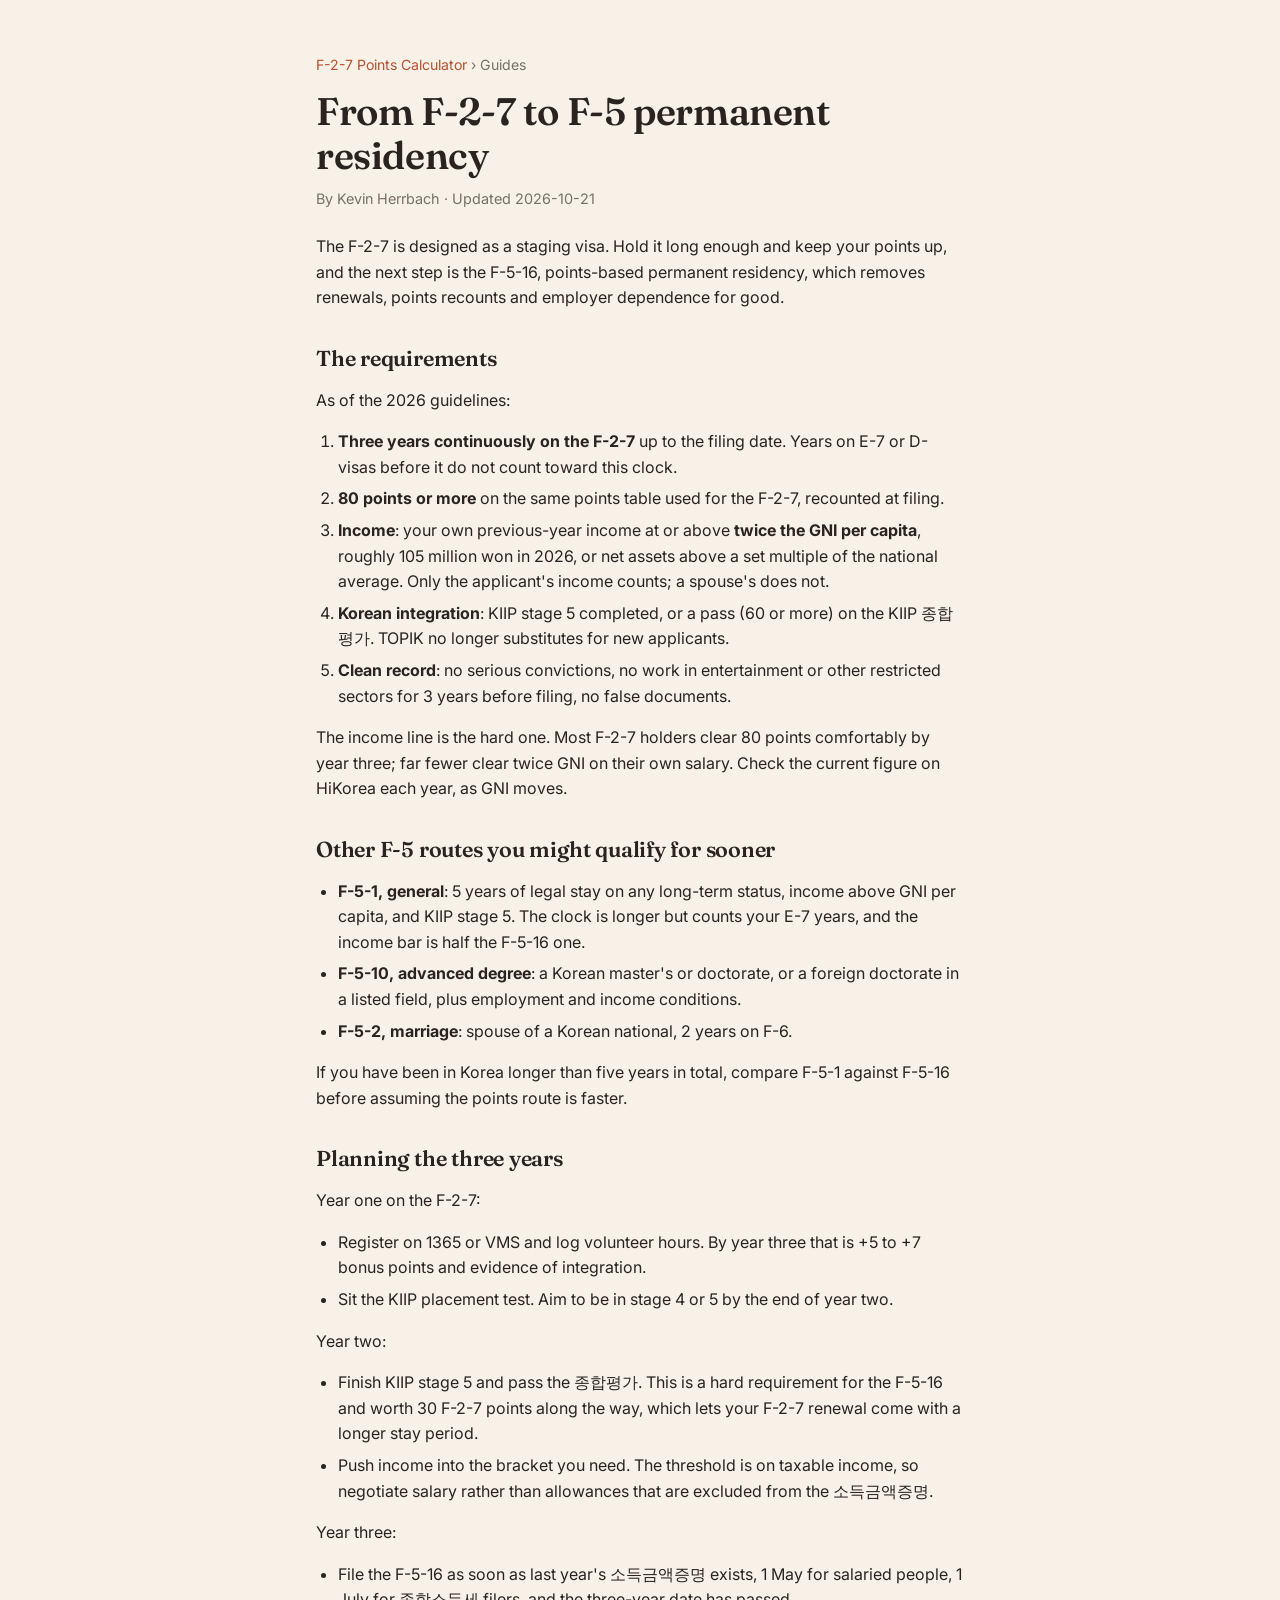
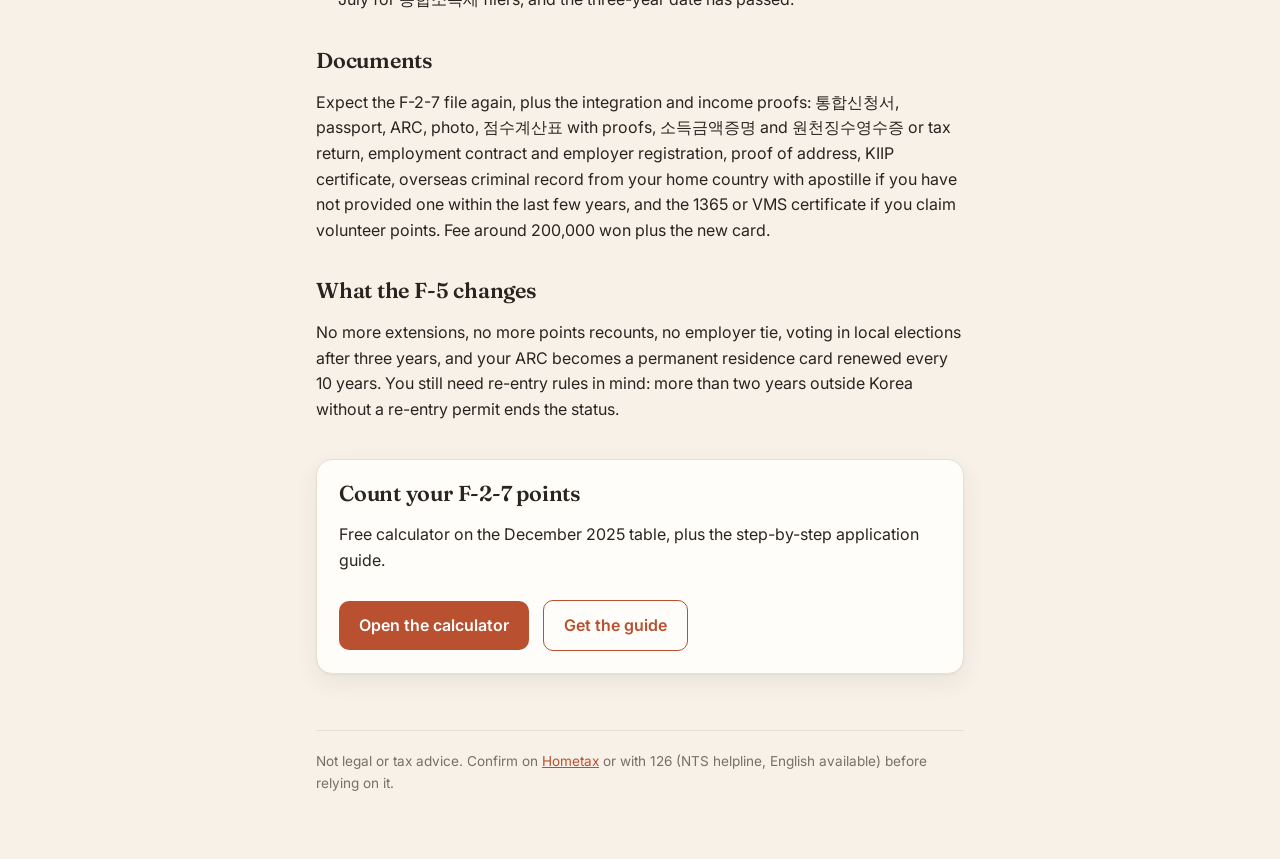
<file: f27-to-f5-permanent-residency.html>
<!doctype html>
<html lang="en">
<head>
<meta charset="utf-8">
<meta name="viewport" content="width=device-width, initial-scale=1">
<title>From F-2-7 to F-5 permanent residency: the points route (F-5-16)</title>
<meta name="description" content="The F-5-16 points-based permanent residency for F-2-7 holders: 3 years on F-2-7, 80 points, the income threshold, KIIP stage 5, documents, and how to plan the three years so you qualify on day one.">
<link rel="canonical" href="https://kevin-h2r.github.io/f27/f27-to-f5-permanent-residency.html">
<link rel="preconnect" href="https://fonts.googleapis.com">
<link href="https://fonts.googleapis.com/css2?family=Fraunces:opsz,wght@9..144,500;9..144,600&family=Inter:wght@400;500;600&display=swap" rel="stylesheet">
<link rel="stylesheet" href="style.css">
</head>
<body><main>
<p class="crumb"><a href="./">F-2-7 Points Calculator</a> › Guides</p>
<article>
<h1>From F-2-7 to F-5 permanent residency</h1><p class="byline">By Kevin Herrbach · Updated 2026-10-21</p>
<p>The F-2-7 is designed as a staging visa. Hold it long enough and keep your points up, and the next step is the F-5-16, points-based permanent residency, which removes renewals, points recounts and employer dependence for good.</p>
<h2>The requirements</h2>
<p>As of the 2026 guidelines:</p>
<ol>
<li><strong>Three years continuously on the F-2-7</strong> up to the filing date. Years on E-7 or D-visas before it do not count toward this clock.</li>
<li><strong>80 points or more</strong> on the same points table used for the F-2-7, recounted at filing.</li>
<li><strong>Income</strong>: your own previous-year income at or above <strong>twice the GNI per capita</strong>, roughly 105 million won in 2026, or net assets above a set multiple of the national average. Only the applicant&#39;s income counts; a spouse&#39;s does not.</li>
<li><strong>Korean integration</strong>: KIIP stage 5 completed, or a pass (60 or more) on the KIIP 종합평가. TOPIK no longer substitutes for new applicants.</li>
<li><strong>Clean record</strong>: no serious convictions, no work in entertainment or other restricted sectors for 3 years before filing, no false documents.</li>
</ol>
<p>The income line is the hard one. Most F-2-7 holders clear 80 points comfortably by year three; far fewer clear twice GNI on their own salary. Check the current figure on HiKorea each year, as GNI moves.</p>
<h2>Other F-5 routes you might qualify for sooner</h2>
<ul>
<li><strong>F-5-1, general</strong>: 5 years of legal stay on any long-term status, income above GNI per capita, and KIIP stage 5. The clock is longer but counts your E-7 years, and the income bar is half the F-5-16 one.</li>
<li><strong>F-5-10, advanced degree</strong>: a Korean master&#39;s or doctorate, or a foreign doctorate in a listed field, plus employment and income conditions.</li>
<li><strong>F-5-2, marriage</strong>: spouse of a Korean national, 2 years on F-6.</li>
</ul>
<p>If you have been in Korea longer than five years in total, compare F-5-1 against F-5-16 before assuming the points route is faster.</p>
<h2>Planning the three years</h2>
<p>Year one on the F-2-7:</p>
<ul>
<li>Register on 1365 or VMS and log volunteer hours. By year three that is +5 to +7 bonus points and evidence of integration.</li>
<li>Sit the KIIP placement test. Aim to be in stage 4 or 5 by the end of year two.</li>
</ul>
<p>Year two:</p>
<ul>
<li>Finish KIIP stage 5 and pass the 종합평가. This is a hard requirement for the F-5-16 and worth 30 F-2-7 points along the way, which lets your F-2-7 renewal come with a longer stay period.</li>
<li>Push income into the bracket you need. The threshold is on taxable income, so negotiate salary rather than allowances that are excluded from the 소득금액증명.</li>
</ul>
<p>Year three:</p>
<ul>
<li>File the F-5-16 as soon as last year&#39;s 소득금액증명 exists, 1 May for salaried people, 1 July for 종합소득세 filers, and the three-year date has passed.</li>
</ul>
<h2>Documents</h2>
<p>Expect the F-2-7 file again, plus the integration and income proofs: 통합신청서, passport, ARC, photo, 점수계산표 with proofs, 소득금액증명 and 원천징수영수증 or tax return, employment contract and employer registration, proof of address, KIIP certificate, overseas criminal record from your home country with apostille if you have not provided one within the last few years, and the 1365 or VMS certificate if you claim volunteer points. Fee around 200,000 won plus the new card.</p>
<h2>What the F-5 changes</h2>
<p>No more extensions, no more points recounts, no employer tie, voting in local elections after three years, and your ARC becomes a permanent residence card renewed every 10 years. You still need re-entry rules in mind: more than two years outside Korea without a re-entry permit ends the status.</p>
</article>
<div class="card box">
<h2 style="margin-top:0">Count your F-2-7 points</h2>
<p>Free calculator on the December 2025 table, plus the step-by-step application guide.</p>
<a class="cta" href="./">Open the calculator</a>
<a class="cta alt" href="https://kevinherrbach.gumroad.com/l/f_2_7">Get the guide</a>
</div>
<footer>Not legal or tax advice. Confirm on <a href="https://www.hometax.go.kr">Hometax</a> or with 126 (NTS helpline, English available) before relying on it.</footer>
</main></body></html>
</file>
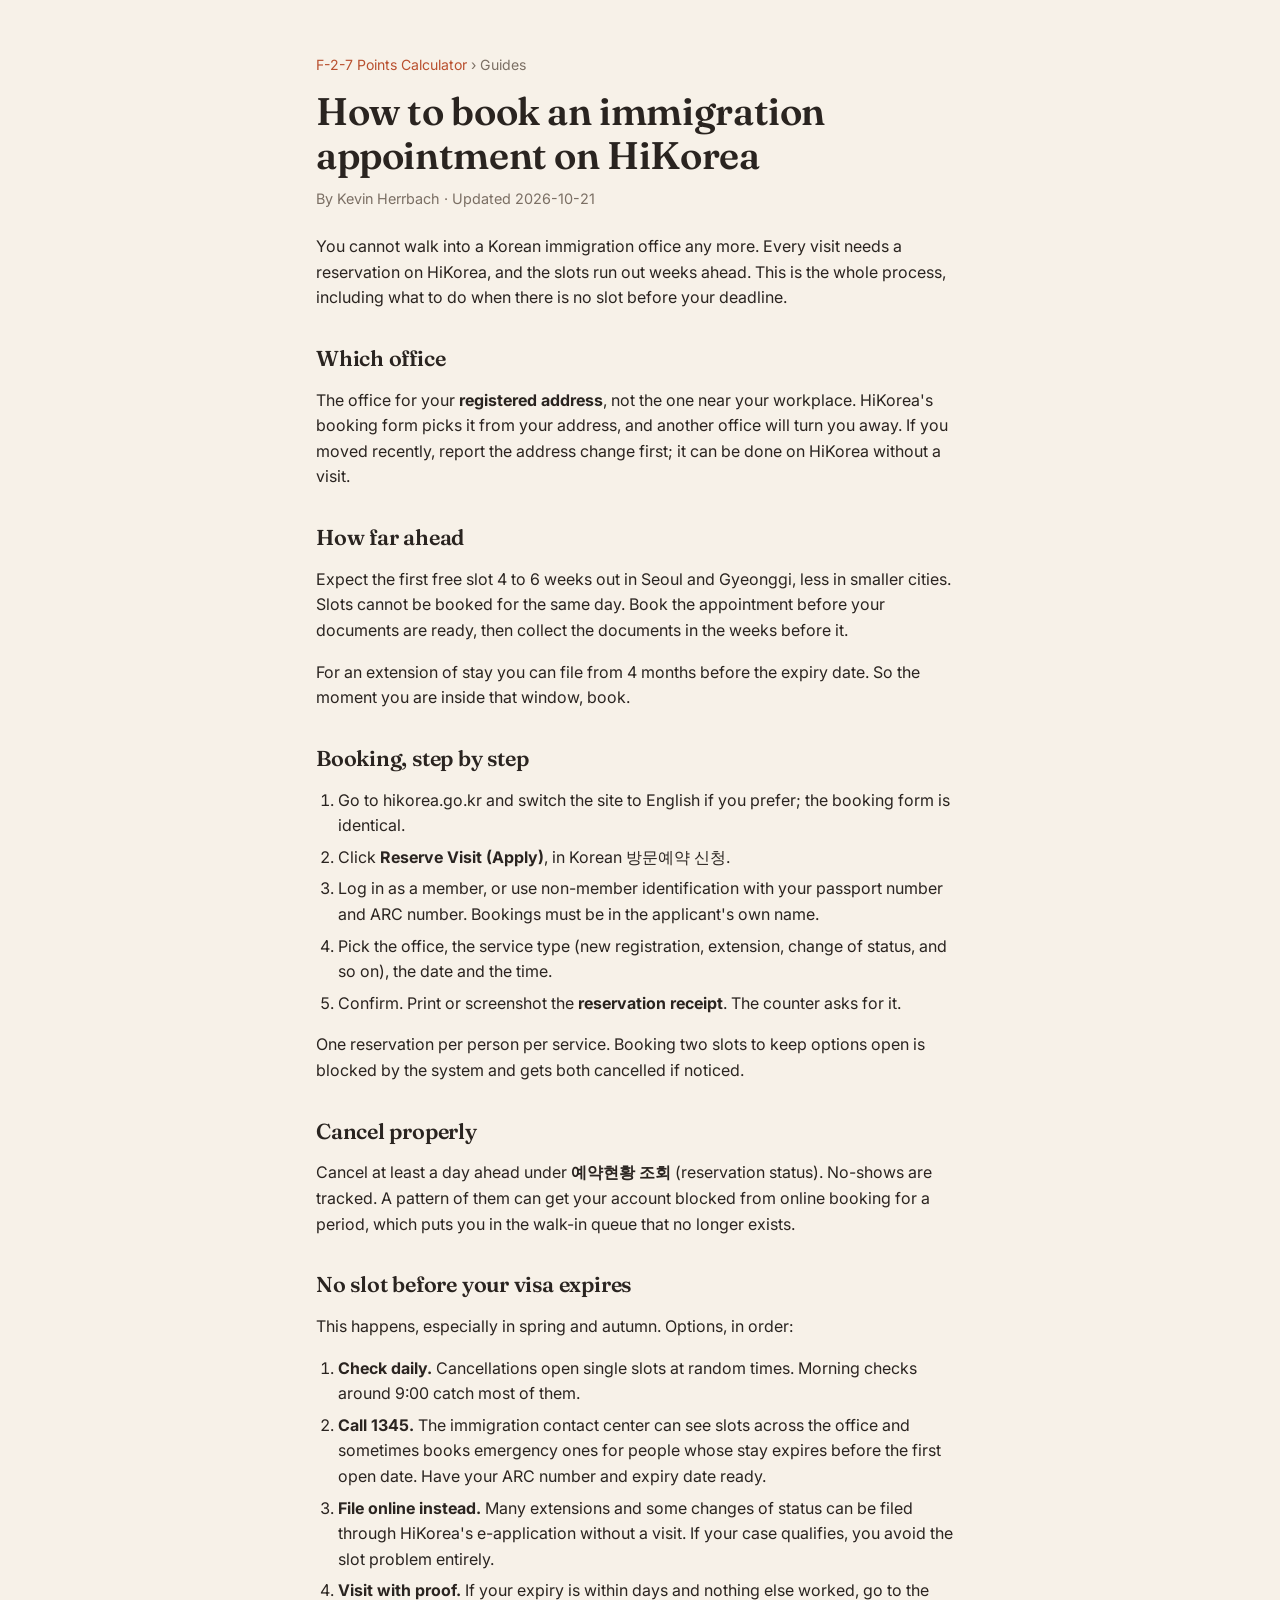
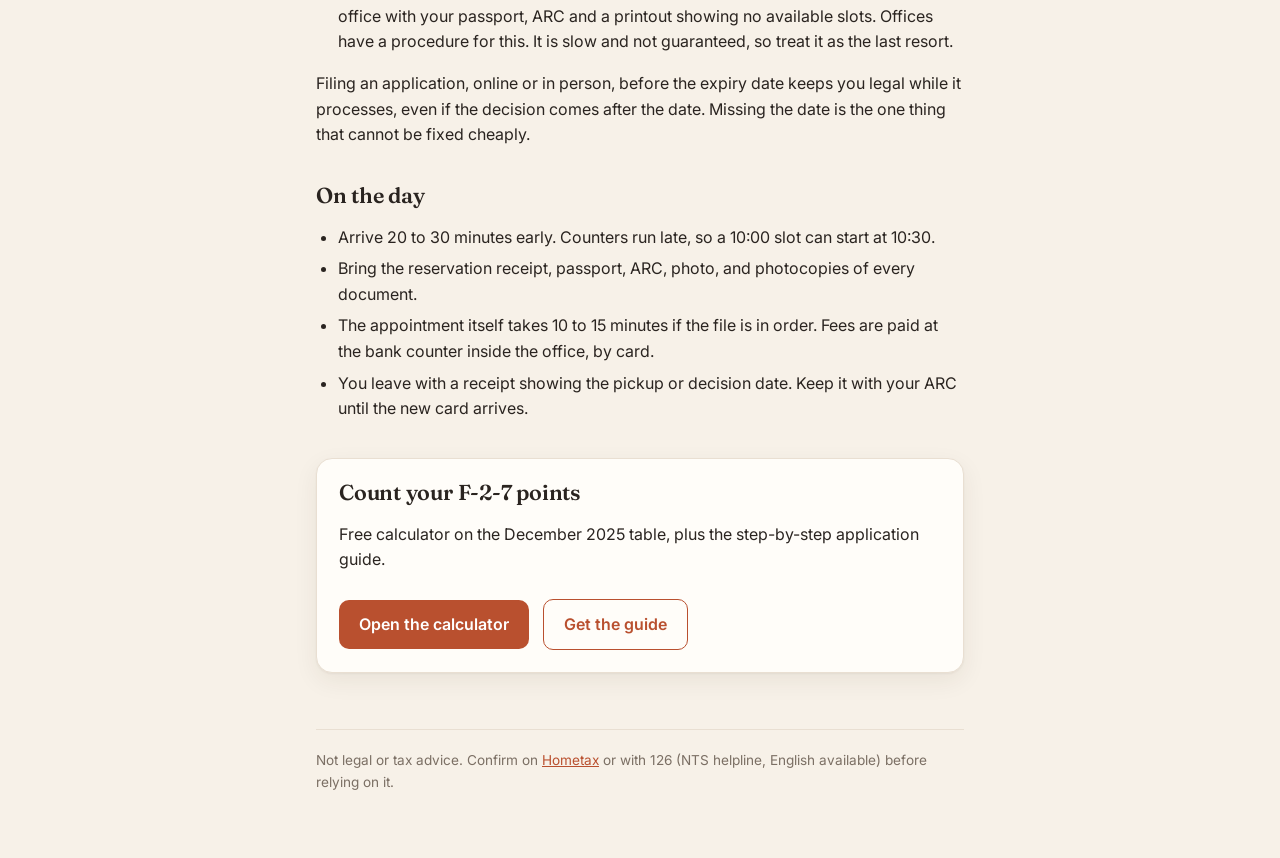
<file: hikorea-visit-reservation.html>
<!doctype html>
<html lang="en">
<head>
<meta charset="utf-8">
<meta name="viewport" content="width=device-width, initial-scale=1">
<title>How to book an immigration appointment on HiKorea (방문예약)</title>
<meta name="description" content="Booking the mandatory immigration office visit on HiKorea: which office, how far ahead slots run, member and non-member booking, the reservation receipt, cancellation rules, and what happens if you cannot get a slot before your visa expires.">
<link rel="canonical" href="https://kevin-h2r.github.io/f27/hikorea-visit-reservation.html">
<link rel="preconnect" href="https://fonts.googleapis.com">
<link href="https://fonts.googleapis.com/css2?family=Fraunces:opsz,wght@9..144,500;9..144,600&family=Inter:wght@400;500;600&display=swap" rel="stylesheet">
<link rel="stylesheet" href="style.css">
</head>
<body><main>
<p class="crumb"><a href="./">F-2-7 Points Calculator</a> › Guides</p>
<article>
<h1>How to book an immigration appointment on HiKorea</h1><p class="byline">By Kevin Herrbach · Updated 2026-10-21</p>
<p>You cannot walk into a Korean immigration office any more. Every visit needs a reservation on HiKorea, and the slots run out weeks ahead. This is the whole process, including what to do when there is no slot before your deadline.</p>
<h2>Which office</h2>
<p>The office for your <strong>registered address</strong>, not the one near your workplace. HiKorea&#39;s booking form picks it from your address, and another office will turn you away. If you moved recently, report the address change first; it can be done on HiKorea without a visit.</p>
<h2>How far ahead</h2>
<p>Expect the first free slot 4 to 6 weeks out in Seoul and Gyeonggi, less in smaller cities. Slots cannot be booked for the same day. Book the appointment before your documents are ready, then collect the documents in the weeks before it.</p>
<p>For an extension of stay you can file from 4 months before the expiry date. So the moment you are inside that window, book.</p>
<h2>Booking, step by step</h2>
<ol>
<li>Go to hikorea.go.kr and switch the site to English if you prefer; the booking form is identical.</li>
<li>Click <strong>Reserve Visit (Apply)</strong>, in Korean 방문예약 신청.</li>
<li>Log in as a member, or use non-member identification with your passport number and ARC number. Bookings must be in the applicant&#39;s own name.</li>
<li>Pick the office, the service type (new registration, extension, change of status, and so on), the date and the time.</li>
<li>Confirm. Print or screenshot the <strong>reservation receipt</strong>. The counter asks for it.</li>
</ol>
<p>One reservation per person per service. Booking two slots to keep options open is blocked by the system and gets both cancelled if noticed.</p>
<h2>Cancel properly</h2>
<p>Cancel at least a day ahead under <strong>예약현황 조회</strong> (reservation status). No-shows are tracked. A pattern of them can get your account blocked from online booking for a period, which puts you in the walk-in queue that no longer exists.</p>
<h2>No slot before your visa expires</h2>
<p>This happens, especially in spring and autumn. Options, in order:</p>
<ol>
<li><strong>Check daily.</strong> Cancellations open single slots at random times. Morning checks around 9:00 catch most of them.</li>
<li><strong>Call 1345.</strong> The immigration contact center can see slots across the office and sometimes books emergency ones for people whose stay expires before the first open date. Have your ARC number and expiry date ready.</li>
<li><strong>File online instead.</strong> Many extensions and some changes of status can be filed through HiKorea&#39;s e-application without a visit. If your case qualifies, you avoid the slot problem entirely.</li>
<li><strong>Visit with proof.</strong> If your expiry is within days and nothing else worked, go to the office with your passport, ARC and a printout showing no available slots. Offices have a procedure for this. It is slow and not guaranteed, so treat it as the last resort.</li>
</ol>
<p>Filing an application, online or in person, before the expiry date keeps you legal while it processes, even if the decision comes after the date. Missing the date is the one thing that cannot be fixed cheaply.</p>
<h2>On the day</h2>
<ul>
<li>Arrive 20 to 30 minutes early. Counters run late, so a 10:00 slot can start at 10:30.</li>
<li>Bring the reservation receipt, passport, ARC, photo, and photocopies of every document.</li>
<li>The appointment itself takes 10 to 15 minutes if the file is in order. Fees are paid at the bank counter inside the office, by card.</li>
<li>You leave with a receipt showing the pickup or decision date. Keep it with your ARC until the new card arrives.</li>
</ul>
</article>
<div class="card box">
<h2 style="margin-top:0">Count your F-2-7 points</h2>
<p>Free calculator on the December 2025 table, plus the step-by-step application guide.</p>
<a class="cta" href="./">Open the calculator</a>
<a class="cta alt" href="https://kevinherrbach.gumroad.com/l/f_2_7">Get the guide</a>
</div>
<footer>Not legal or tax advice. Confirm on <a href="https://www.hometax.go.kr">Hometax</a> or with 126 (NTS helpline, English available) before relying on it.</footer>
</main></body></html>
</file>
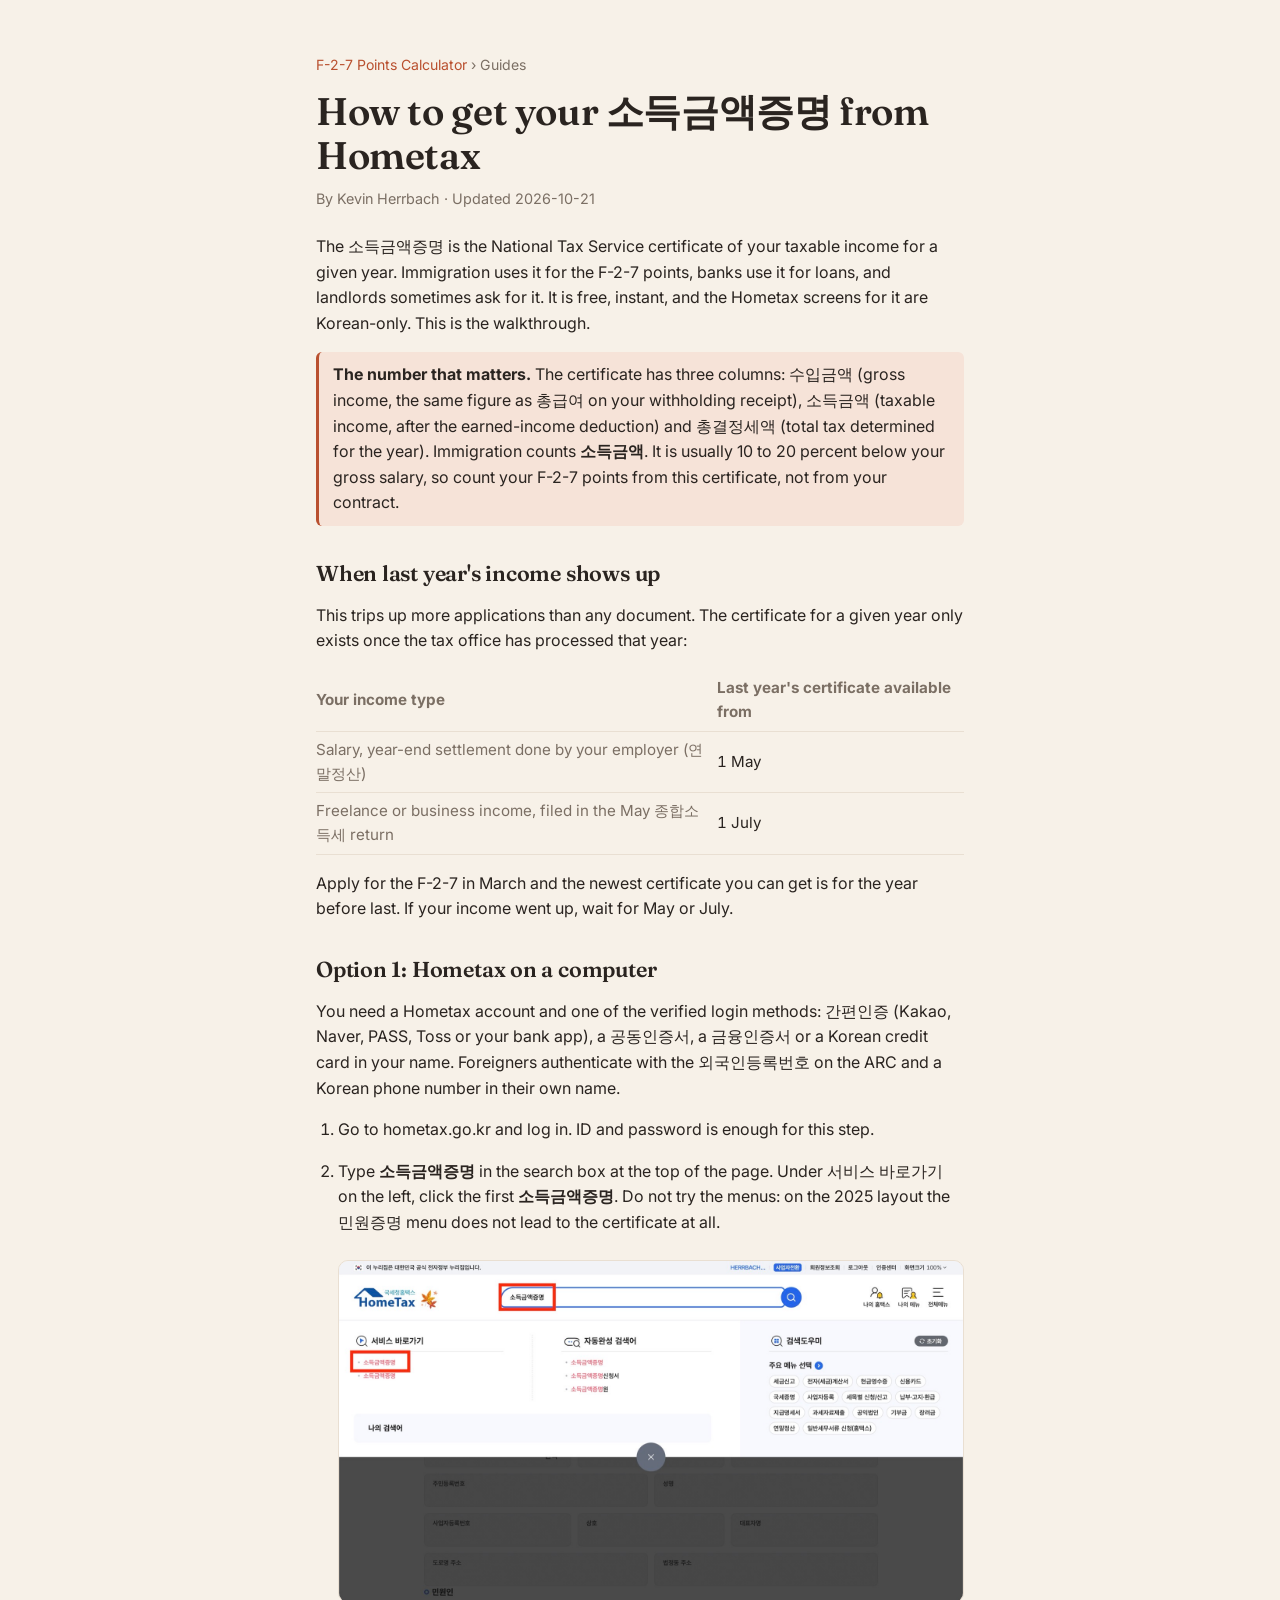
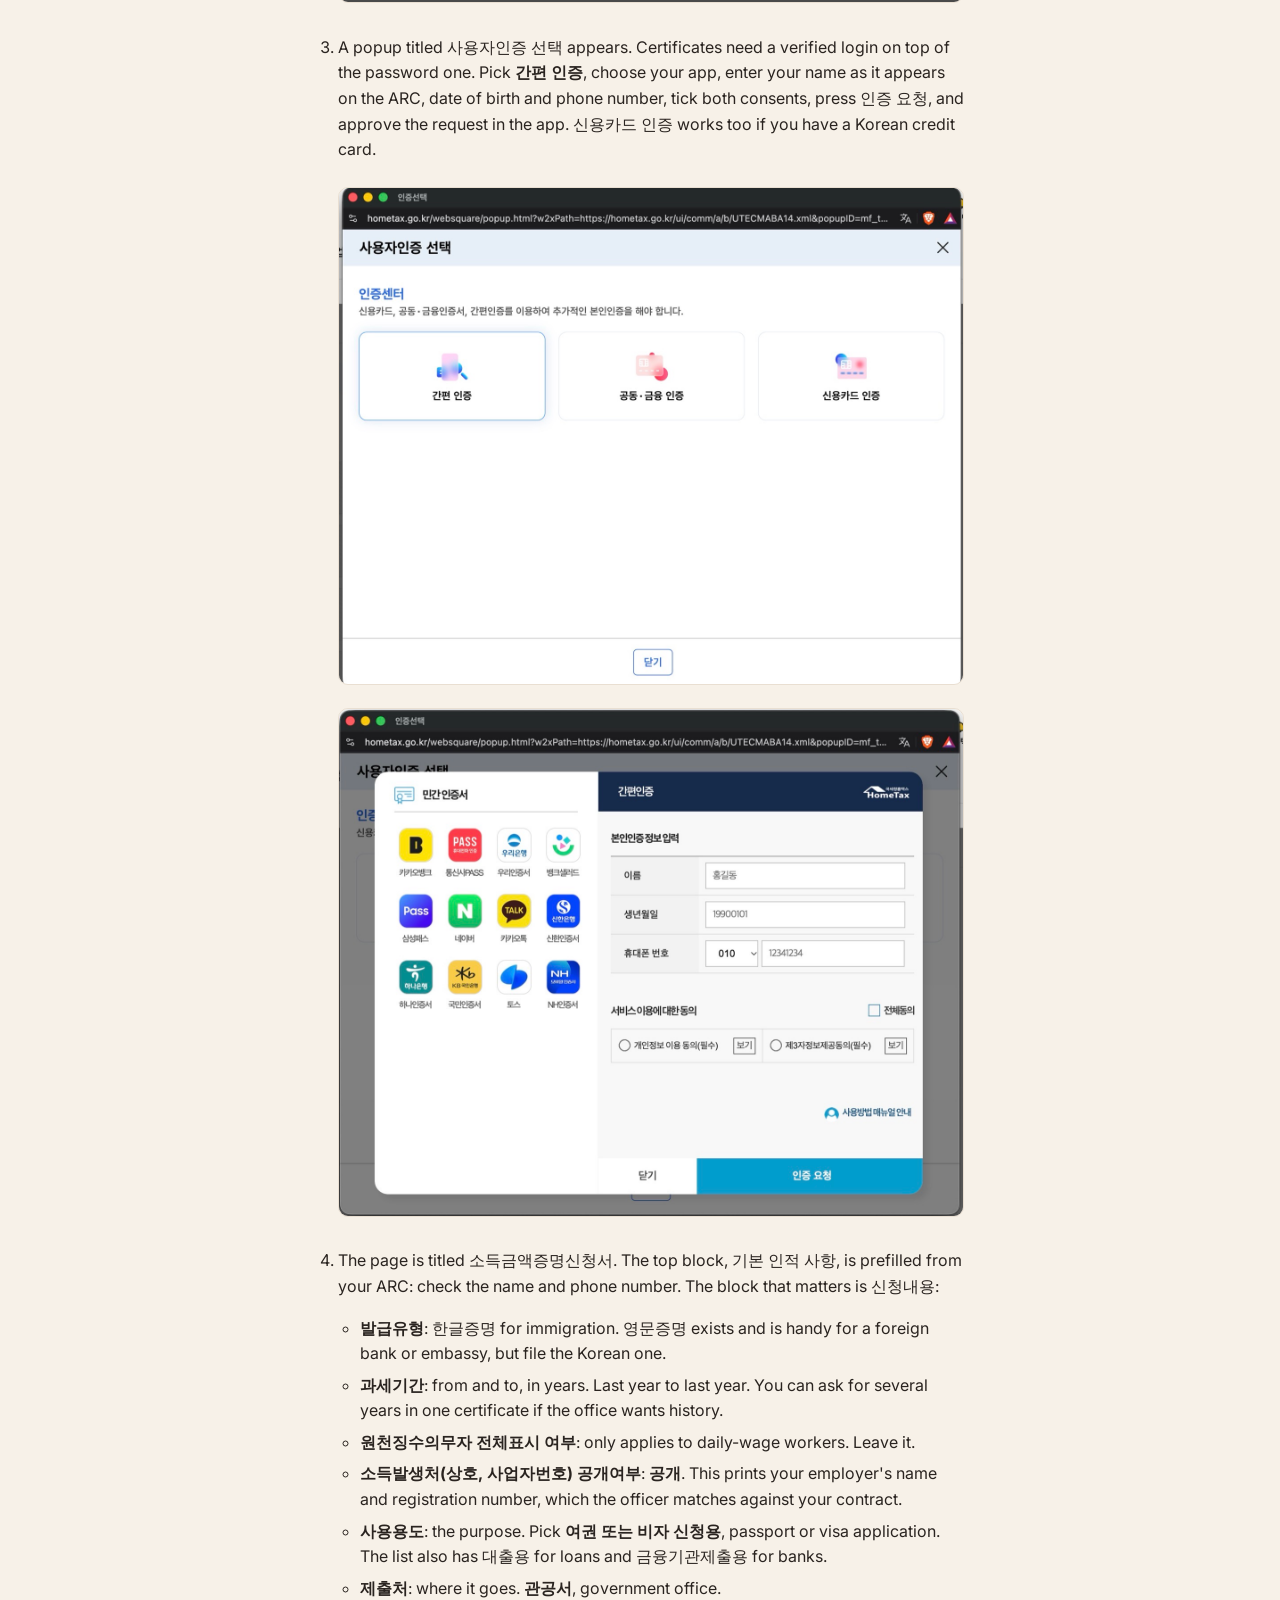
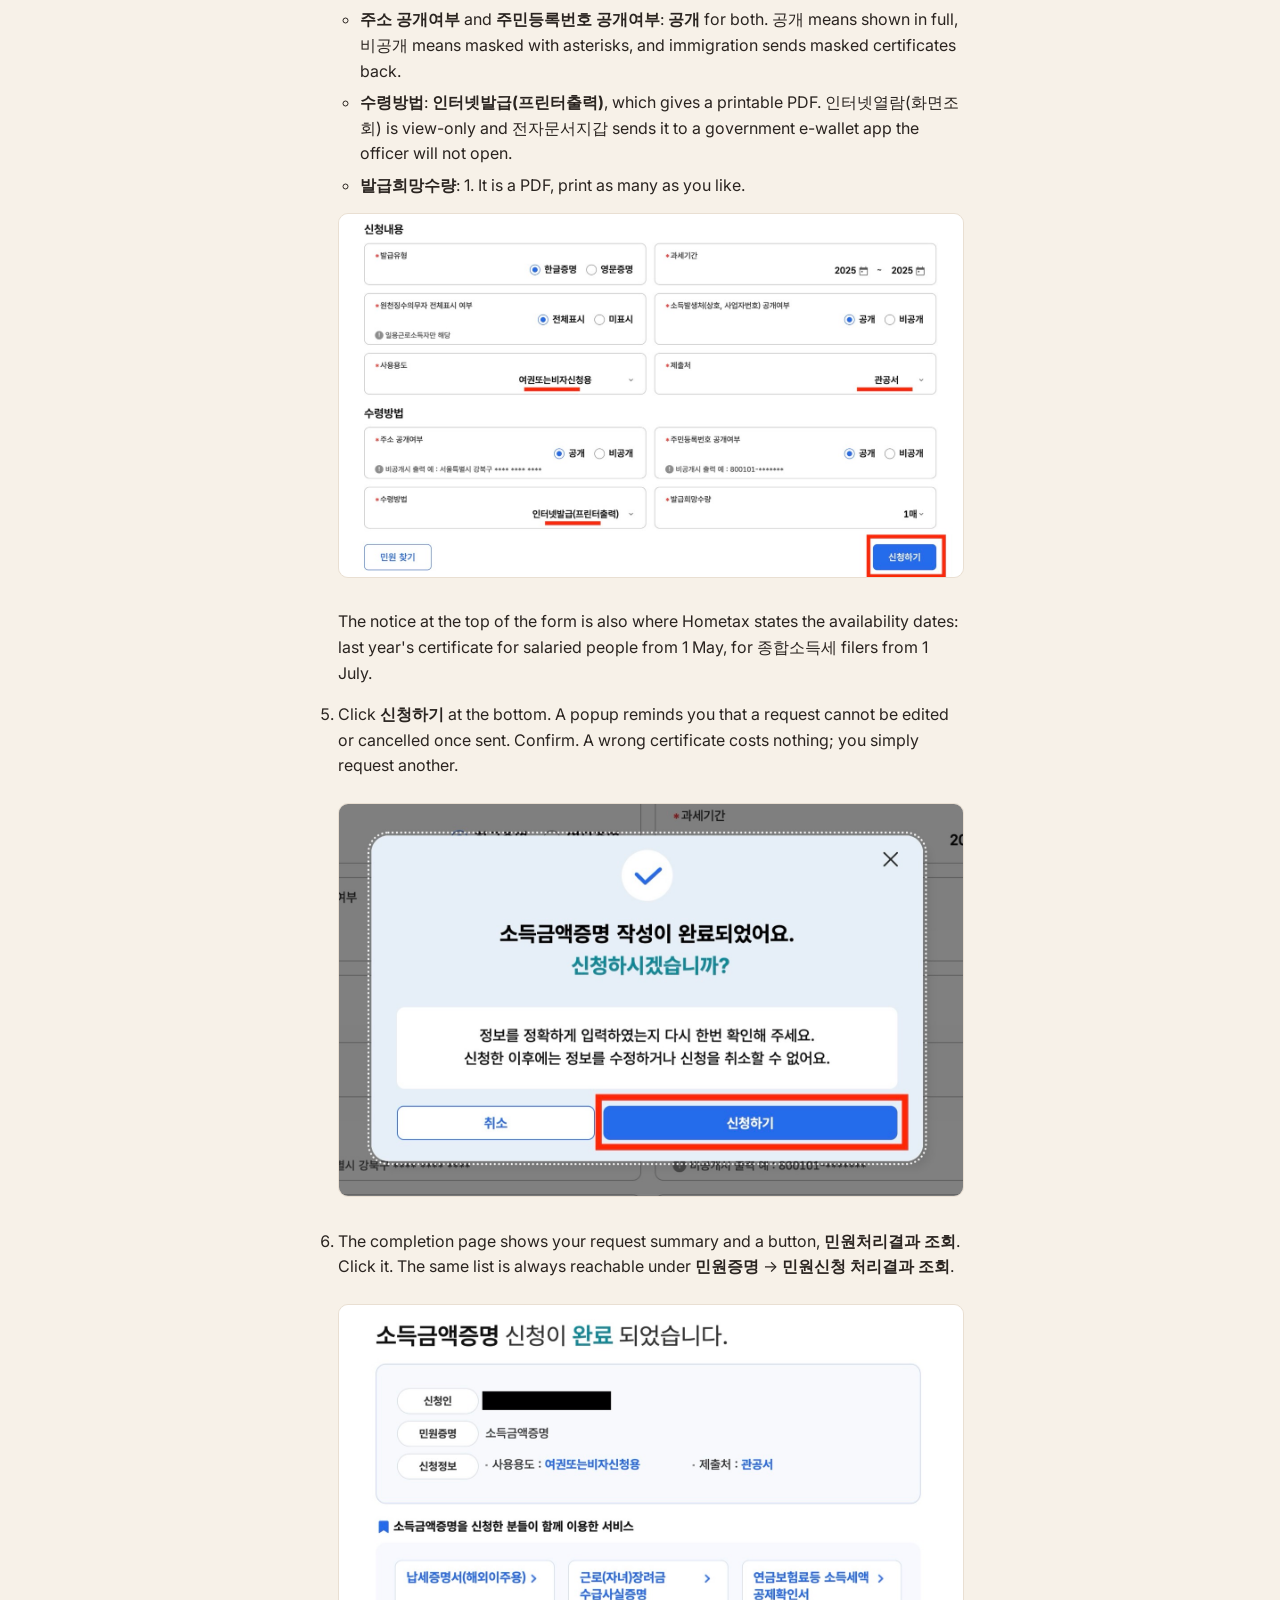
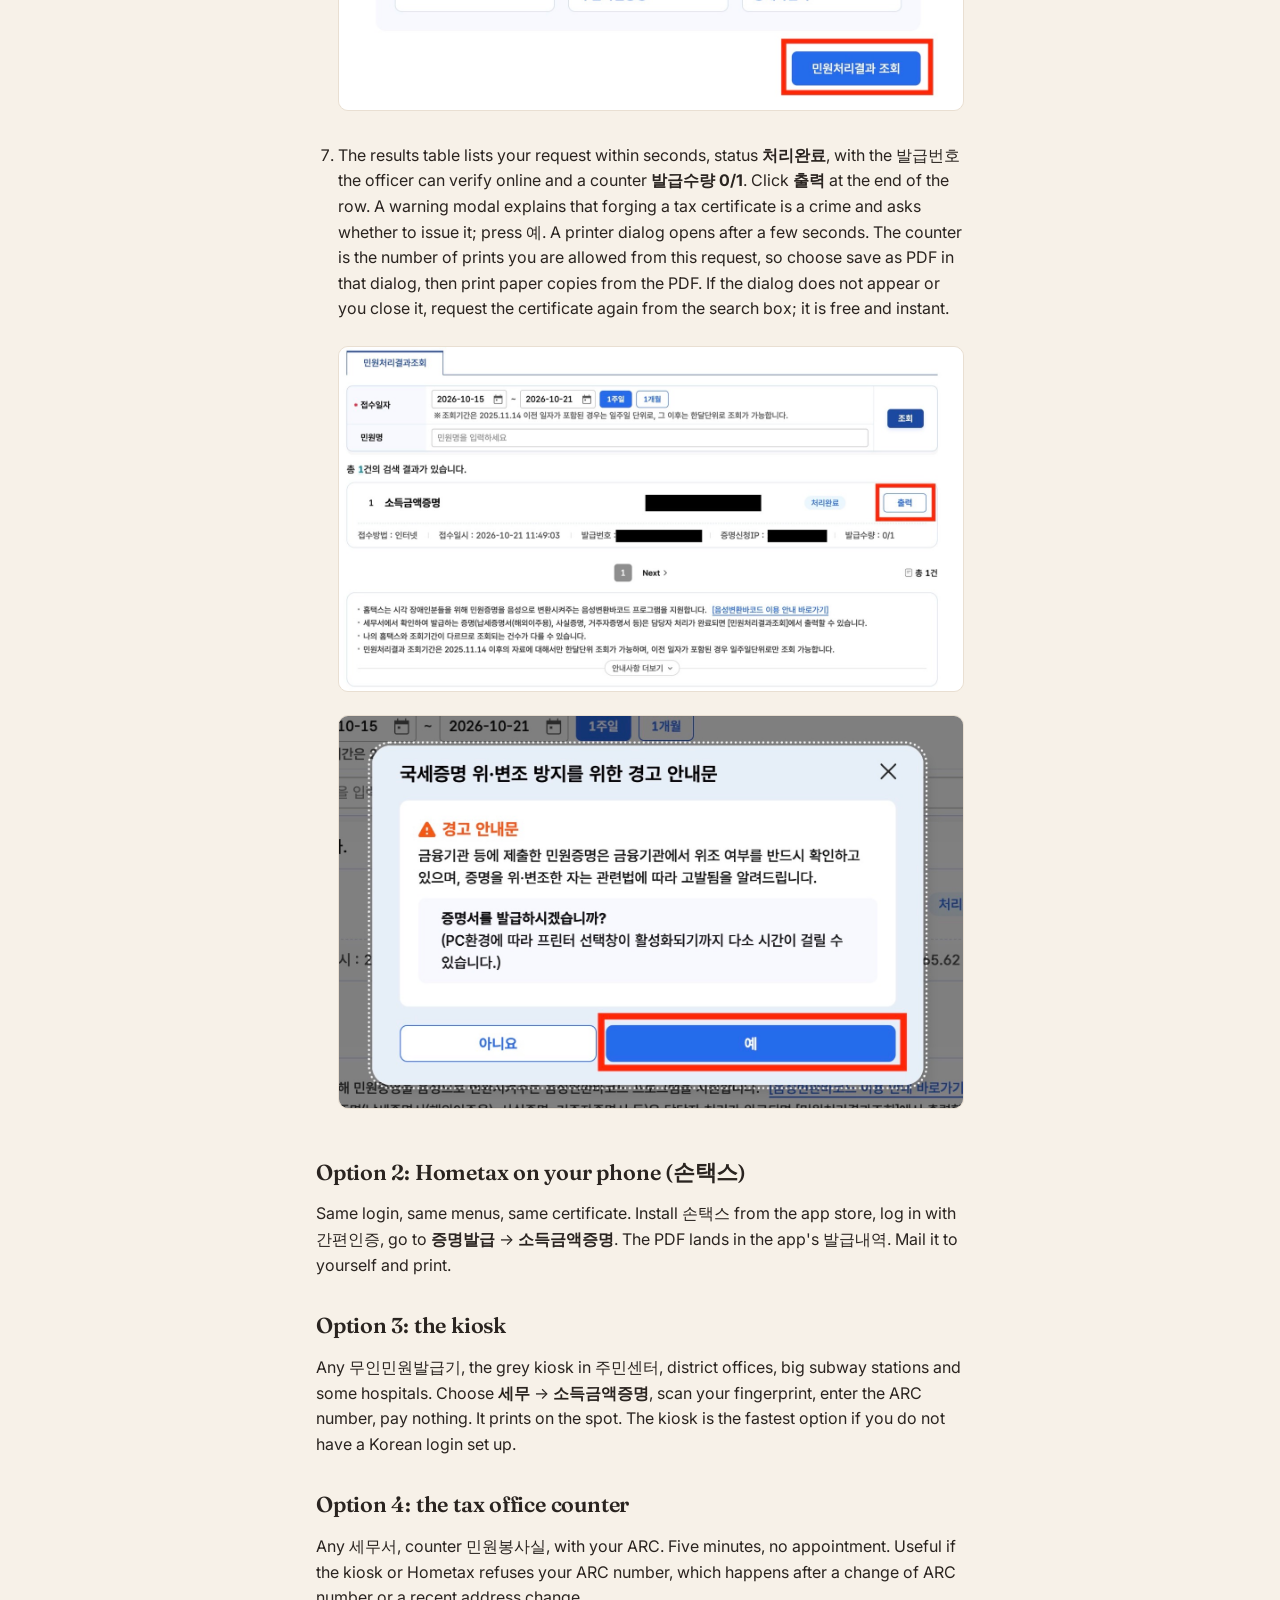
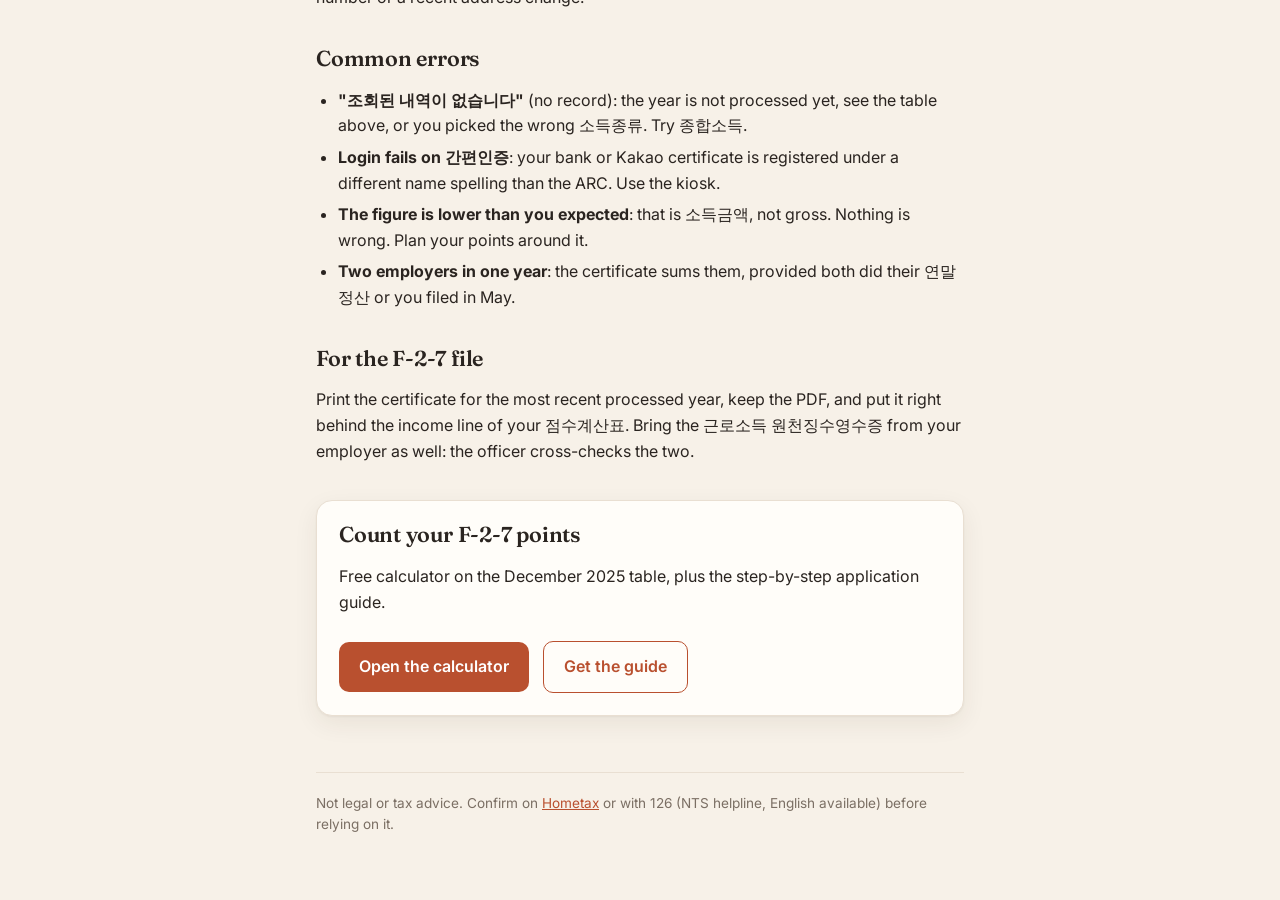
<file: income-certificate-hometax.html>
<!doctype html>
<html lang="en">
<head>
<meta charset="utf-8">
<meta name="viewport" content="width=device-width, initial-scale=1">
<title>How to get your 소득금액증명 (income certificate) from Hometax, in English</title>
<meta name="description" content="Step-by-step: issuing the Korean income certificate (소득금액증명) on Hometax or at a kiosk, which number immigration reads for the F-2-7, and when last year's income becomes available.">
<link rel="canonical" href="https://kevin-h2r.github.io/f27/income-certificate-hometax.html">
<link rel="preconnect" href="https://fonts.googleapis.com">
<link href="https://fonts.googleapis.com/css2?family=Fraunces:opsz,wght@9..144,500;9..144,600&family=Inter:wght@400;500;600&display=swap" rel="stylesheet">
<link rel="stylesheet" href="style.css">
</head>
<body><main>
<p class="crumb"><a href="./">F-2-7 Points Calculator</a> › Guides</p>
<article>
<h1>How to get your 소득금액증명 from Hometax</h1><p class="byline">By Kevin Herrbach · Updated 2026-10-21</p>
<p>The 소득금액증명 is the National Tax Service certificate of your taxable income for a given year. Immigration uses it for the F-2-7 points, banks use it for loans, and landlords sometimes ask for it. It is free, instant, and the Hometax screens for it are Korean-only. This is the walkthrough.</p>
<div class="note"><strong>The number that matters.</strong> The certificate has three columns: 수입금액 (gross income, the same figure as 총급여 on your withholding receipt), 소득금액 (taxable income, after the earned-income deduction) and 총결정세액 (total tax determined for the year). Immigration counts <strong>소득금액</strong>. It is usually 10 to 20 percent below your gross salary, so count your F-2-7 points from this certificate, not from your contract.</div><h2>When last year&#39;s income shows up</h2>
<p>This trips up more applications than any document. The certificate for a given year only exists once the tax office has processed that year:</p>
<table>
<thead>
<tr>
<th>Your income type</th>
<th>Last year&#39;s certificate available from</th>
</tr>
</thead>
<tbody><tr>
<td>Salary, year-end settlement done by your employer (연말정산)</td>
<td>1 May</td>
</tr>
<tr>
<td>Freelance or business income, filed in the May 종합소득세 return</td>
<td>1 July</td>
</tr>
</tbody></table>
<p>Apply for the F-2-7 in March and the newest certificate you can get is for the year before last. If your income went up, wait for May or July.</p>
<h2>Option 1: Hometax on a computer</h2>
<p>You need a Hometax account and one of the verified login methods: 간편인증 (Kakao, Naver, PASS, Toss or your bank app), a 공동인증서, a 금융인증서 or a Korean credit card in your name. Foreigners authenticate with the 외국인등록번호 on the ARC and a Korean phone number in their own name.</p>
<ol>
<li><p>Go to hometax.go.kr and log in. ID and password is enough for this step.</p>
</li>
<li><p>Type <strong>소득금액증명</strong> in the search box at the top of the page. Under 서비스 바로가기 on the left, click the first <strong>소득금액증명</strong>. Do not try the menus: on the 2025 layout the 민원증명 menu does not lead to the certificate at all.</p>
<img src="img/hometax-search.jpg" alt="Hometax search box with 소득금액증명 typed, and the 소득금액증명 link under 서비스 바로가기" loading="lazy" style="width:100%;border:1px solid var(--line);border-radius:10px;margin:8px 0">
</li>
<li><p>A popup titled 사용자인증 선택 appears. Certificates need a verified login on top of the password one. Pick <strong>간편 인증</strong>, choose your app, enter your name as it appears on the ARC, date of birth and phone number, tick both consents, press 인증 요청, and approve the request in the app. 신용카드 인증 works too if you have a Korean credit card.</p>
<img src="img/hometax-auth.jpg" alt="Hometax popup asking for additional identity verification: 간편 인증, 공동·금융 인증, 신용카드 인증" loading="lazy" style="width:100%;border:1px solid var(--line);border-radius:10px;margin:8px 0"><img src="img/hometax-auth2.jpg" alt="Hometax 간편인증 screen: list of apps (KakaoTalk, Naver, PASS, Toss, bank apps) and the name, birth date, phone number form" loading="lazy" style="width:100%;border:1px solid var(--line);border-radius:10px;margin:8px 0">
</li>
<li><p>The page is titled 소득금액증명신청서. The top block, 기본 인적 사항, is prefilled from your ARC: check the name and phone number. The block that matters is 신청내용:</p>
<ul>
<li><strong>발급유형</strong>: 한글증명 for immigration. 영문증명 exists and is handy for a foreign bank or embassy, but file the Korean one.</li>
<li><strong>과세기간</strong>: from and to, in years. Last year to last year. You can ask for several years in one certificate if the office wants history.</li>
<li><strong>원천징수의무자 전체표시 여부</strong>: only applies to daily-wage workers. Leave it.</li>
<li><strong>소득발생처(상호, 사업자번호) 공개여부</strong>: <strong>공개</strong>. This prints your employer&#39;s name and registration number, which the officer matches against your contract.</li>
<li><strong>사용용도</strong>: the purpose. Pick <strong>여권 또는 비자 신청용</strong>, passport or visa application. The list also has 대출용 for loans and 금융기관제출용 for banks.</li>
<li><strong>제출처</strong>: where it goes. <strong>관공서</strong>, government office.</li>
<li><strong>주소 공개여부</strong> and <strong>주민등록번호 공개여부</strong>: <strong>공개</strong> for both. 공개 means shown in full, 비공개 means masked with asterisks, and immigration sends masked certificates back.</li>
<li><strong>수령방법</strong>: <strong>인터넷발급(프린터출력)</strong>, which gives a printable PDF. 인터넷열람(화면조회) is view-only and 전자문서지갑 sends it to a government e-wallet app the officer will not open.</li>
<li><strong>발급희망수량</strong>: 1. It is a PDF, print as many as you like.</li>
</ul>
<img src="img/hometax-form.jpg" alt="The 신청내용 block of the 소득금액증명 request form filled in for immigration: 한글증명, year, 공개 on all disclosure options, 여권또는비자신청용, 관공서, 인터넷발급(프린터출력), 1매" loading="lazy" style="width:100%;border:1px solid var(--line);border-radius:10px;margin:8px 0"><p>The notice at the top of the form is also where Hometax states the availability dates: last year&#39;s certificate for salaried people from 1 May, for 종합소득세 filers from 1 July.</p>
</li>
<li><p>Click <strong>신청하기</strong> at the bottom. A popup reminds you that a request cannot be edited or cancelled once sent. Confirm. A wrong certificate costs nothing; you simply request another.</p>
<img src="img/hometax-confirm.jpg" alt="Confirmation popup: the request is complete, submit? It cannot be edited or cancelled afterwards. Buttons 취소 and 신청하기" loading="lazy" style="width:100%;border:1px solid var(--line);border-radius:10px;margin:8px 0"></li>
<li><p>The completion page shows your request summary and a button, <strong>민원처리결과 조회</strong>. Click it. The same list is always reachable under <strong>민원증명</strong> → <strong>민원신청 처리결과 조회</strong>.</p>
<img src="img/hometax-confirmation.jpg" alt="Completion page: 소득금액증명 신청이 완료되었습니다, with the request summary and the 민원처리결과 조회 button" loading="lazy" style="width:100%;border:1px solid var(--line);border-radius:10px;margin:8px 0">
</li>
<li><p>The results table lists your request within seconds, status <strong>처리완료</strong>, with the 발급번호 the officer can verify online and a counter <strong>발급수량 0/1</strong>. Click <strong>출력</strong> at the end of the row. A warning modal explains that forging a tax certificate is a crime and asks whether to issue it; press 예. A printer dialog opens after a few seconds. The counter is the number of prints you are allowed from this request, so choose save as PDF in that dialog, then print paper copies from the PDF. If the dialog does not appear or you close it, request the certificate again from the search box; it is free and instant.</p>
<img src="img/hometax-table.jpg" alt="민원처리결과조회 results table: one row, 소득금액증명, status 처리완료, 발급수량 0/1, and the 출력 button" loading="lazy" style="width:100%;border:1px solid var(--line);border-radius:10px;margin:8px 0"><img src="img/hometax-warning.jpg" alt="Warning modal before printing: forging a national tax certificate is a crime, issue the certificate? Buttons 아니요 and 예" loading="lazy" style="width:100%;border:1px solid var(--line);border-radius:10px;margin:8px 0"></li>
</ol>
<h2>Option 2: Hometax on your phone (손택스)</h2>
<p>Same login, same menus, same certificate. Install 손택스 from the app store, log in with 간편인증, go to <strong>증명발급</strong> → <strong>소득금액증명</strong>. The PDF lands in the app&#39;s 발급내역. Mail it to yourself and print.</p>
<h2>Option 3: the kiosk</h2>
<p>Any 무인민원발급기, the grey kiosk in 주민센터, district offices, big subway stations and some hospitals. Choose <strong>세무</strong> → <strong>소득금액증명</strong>, scan your fingerprint, enter the ARC number, pay nothing. It prints on the spot. The kiosk is the fastest option if you do not have a Korean login set up.</p>
<h2>Option 4: the tax office counter</h2>
<p>Any 세무서, counter 민원봉사실, with your ARC. Five minutes, no appointment. Useful if the kiosk or Hometax refuses your ARC number, which happens after a change of ARC number or a recent address change.</p>
<h2>Common errors</h2>
<ul>
<li><strong>&quot;조회된 내역이 없습니다&quot;</strong> (no record): the year is not processed yet, see the table above, or you picked the wrong 소득종류. Try 종합소득.</li>
<li><strong>Login fails on 간편인증</strong>: your bank or Kakao certificate is registered under a different name spelling than the ARC. Use the kiosk.</li>
<li><strong>The figure is lower than you expected</strong>: that is 소득금액, not gross. Nothing is wrong. Plan your points around it.</li>
<li><strong>Two employers in one year</strong>: the certificate sums them, provided both did their 연말정산 or you filed in May.</li>
</ul>
<h2>For the F-2-7 file</h2>
<p>Print the certificate for the most recent processed year, keep the PDF, and put it right behind the income line of your 점수계산표. Bring the 근로소득 원천징수영수증 from your employer as well: the officer cross-checks the two.</p>
</article>
<div class="card box">
<h2 style="margin-top:0">Count your F-2-7 points</h2>
<p>Free calculator on the December 2025 table, plus the step-by-step application guide.</p>
<a class="cta" href="./">Open the calculator</a>
<a class="cta alt" href="https://kevinherrbach.gumroad.com/l/f_2_7">Get the guide</a>
</div>
<footer>Not legal or tax advice. Confirm on <a href="https://www.hometax.go.kr">Hometax</a> or with 126 (NTS helpline, English available) before relying on it.</footer>
</main></body></html>
</file>
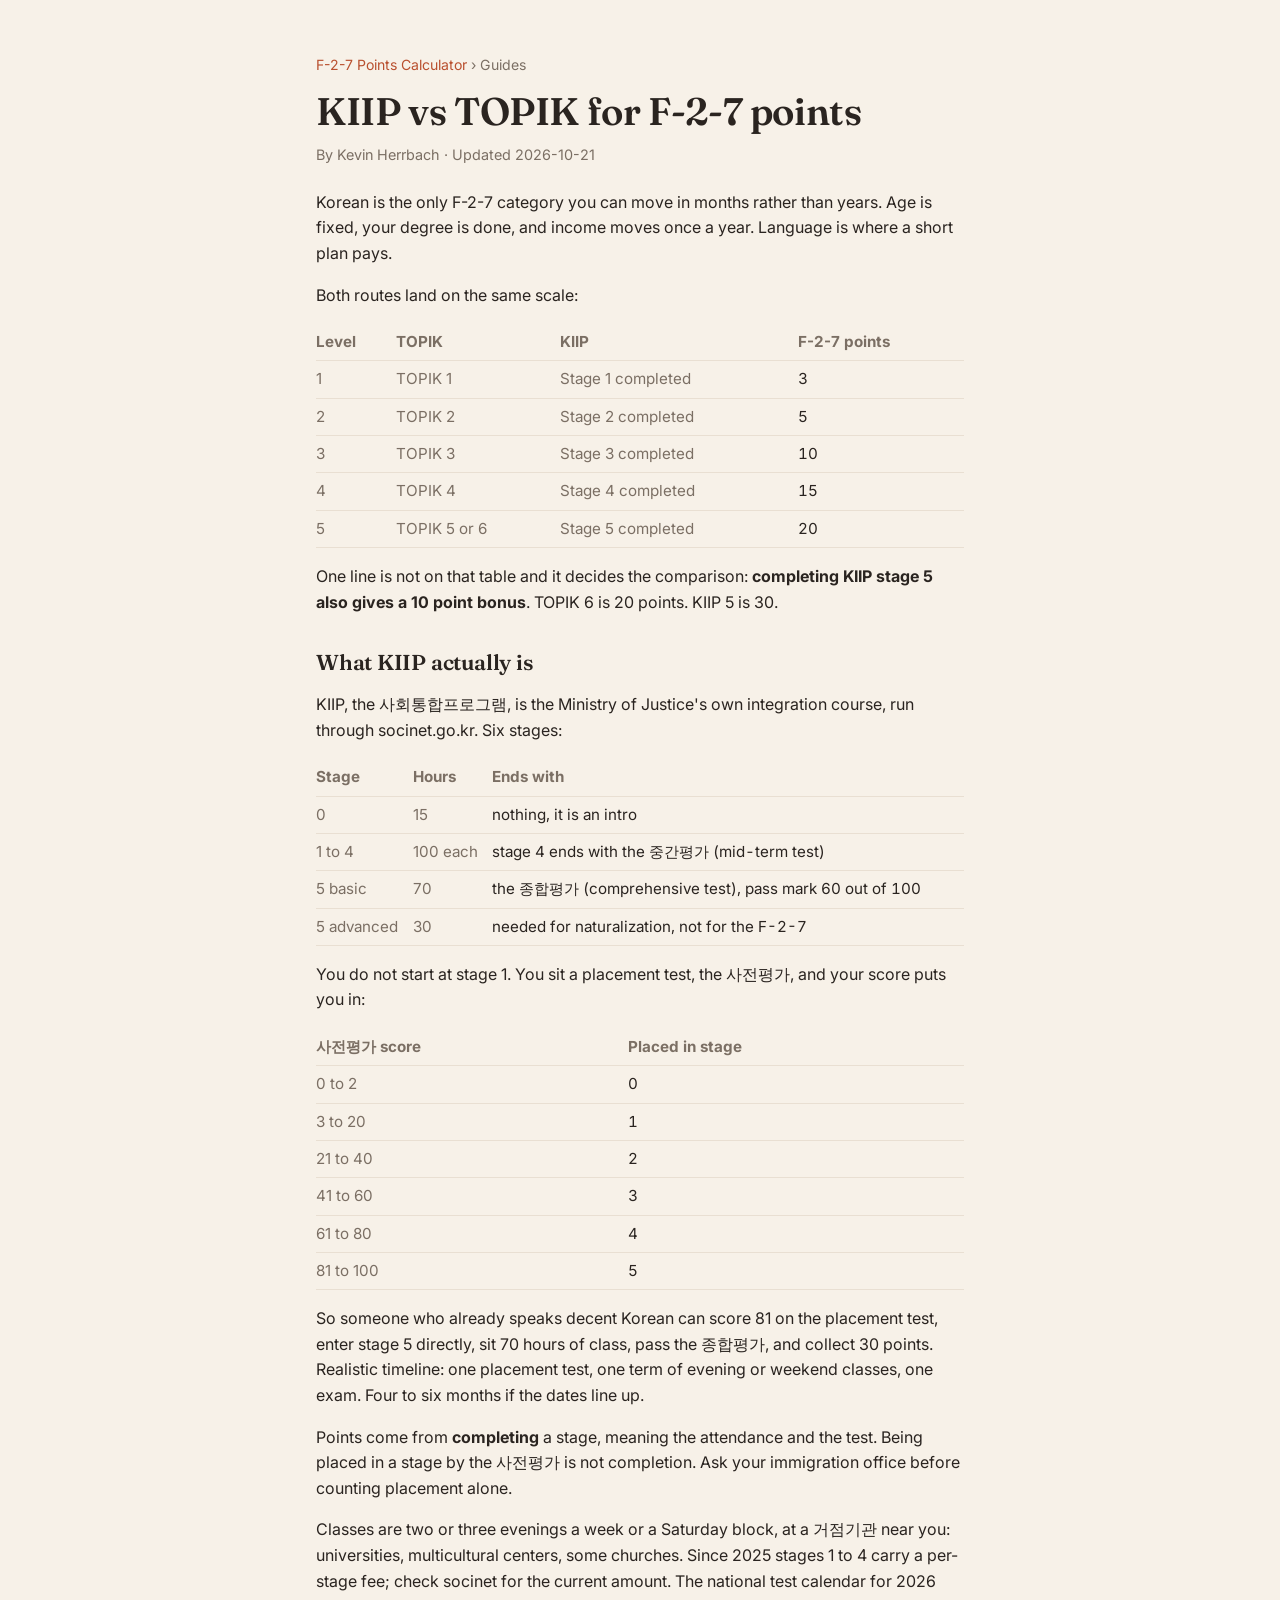
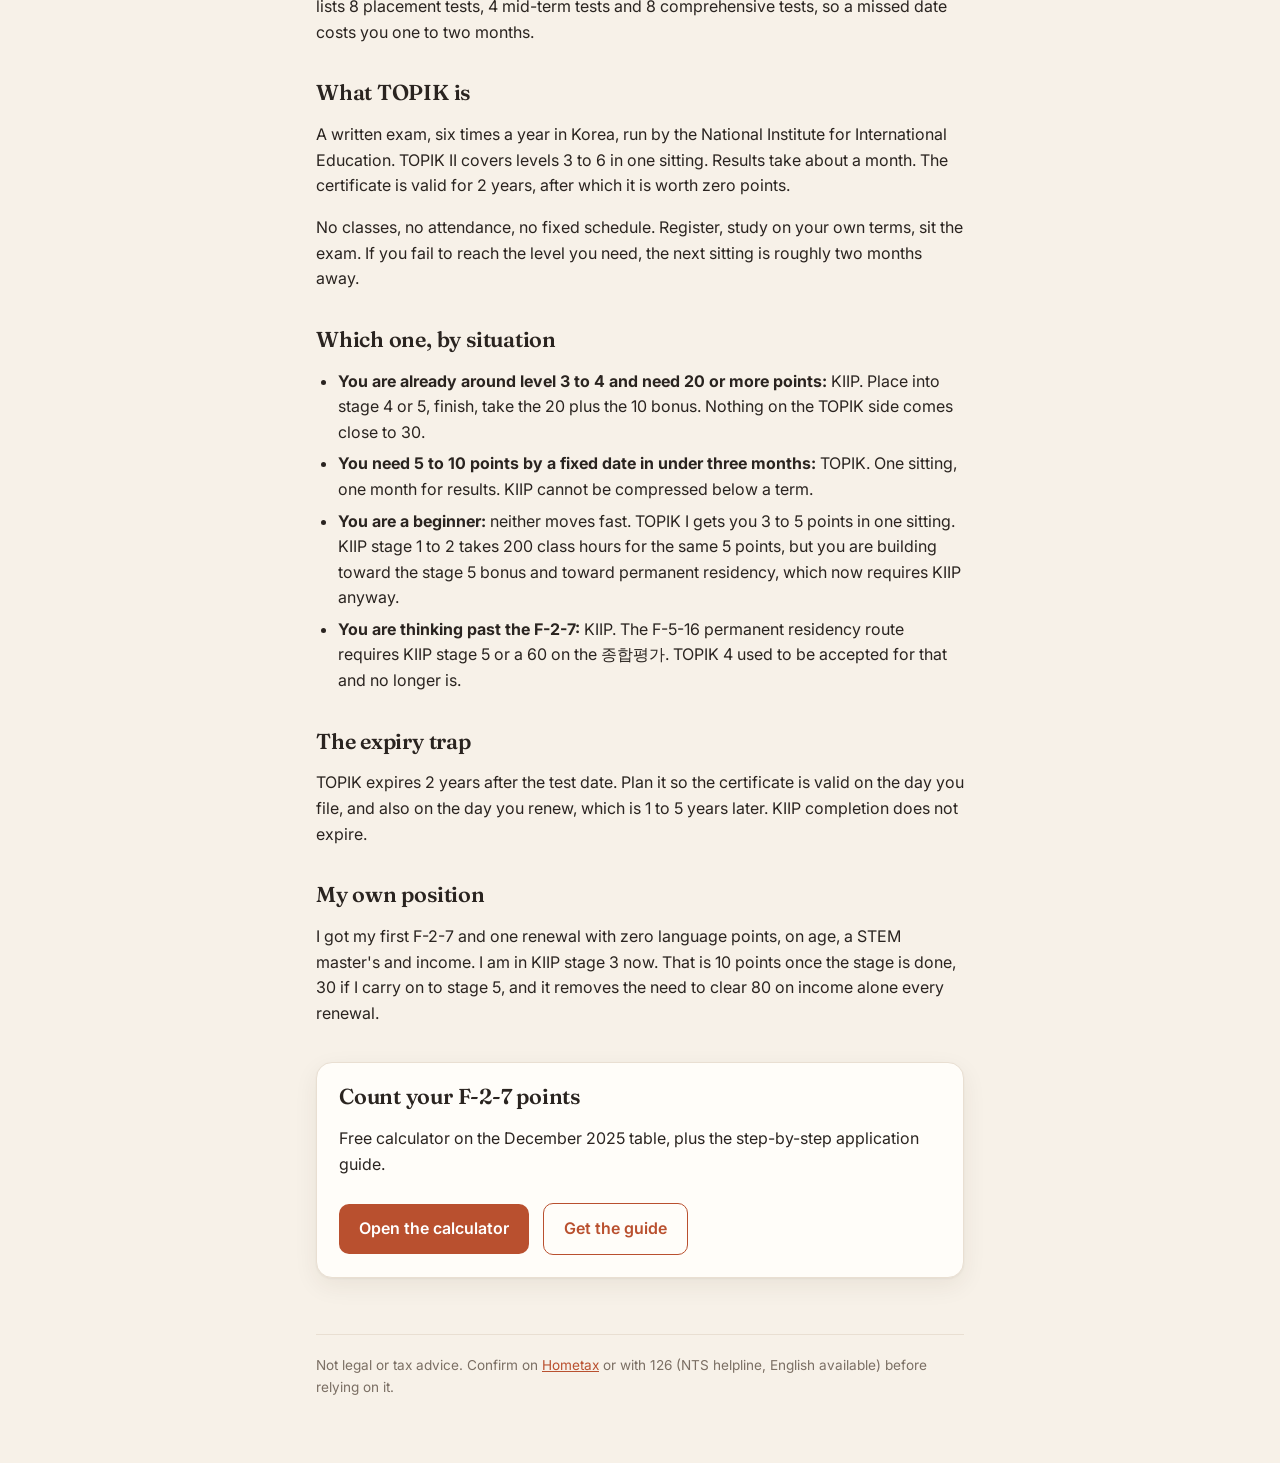
<file: kiip-vs-topik-f27-points.html>
<!doctype html>
<html lang="en">
<head>
<meta charset="utf-8">
<meta name="viewport" content="width=device-width, initial-scale=1">
<title>KIIP vs TOPIK for F-2-7 points: which gets you there faster</title>
<meta name="description" content="Same points scale, very different paths. How KIIP and TOPIK map to F-2-7 points, why KIIP stage 5 is worth 30 points, the pre-test shortcut, costs and timelines.">
<link rel="canonical" href="https://kevin-h2r.github.io/f27/kiip-vs-topik-f27-points.html">
<link rel="preconnect" href="https://fonts.googleapis.com">
<link href="https://fonts.googleapis.com/css2?family=Fraunces:opsz,wght@9..144,500;9..144,600&family=Inter:wght@400;500;600&display=swap" rel="stylesheet">
<link rel="stylesheet" href="style.css">
</head>
<body><main>
<p class="crumb"><a href="./">F-2-7 Points Calculator</a> › Guides</p>
<article>
<h1>KIIP vs TOPIK for F-2-7 points</h1><p class="byline">By Kevin Herrbach · Updated 2026-10-21</p>
<p>Korean is the only F-2-7 category you can move in months rather than years. Age is fixed, your degree is done, and income moves once a year. Language is where a short plan pays.</p>
<p>Both routes land on the same scale:</p>
<table>
<thead>
<tr>
<th>Level</th>
<th>TOPIK</th>
<th>KIIP</th>
<th>F-2-7 points</th>
</tr>
</thead>
<tbody><tr>
<td>1</td>
<td>TOPIK 1</td>
<td>Stage 1 completed</td>
<td>3</td>
</tr>
<tr>
<td>2</td>
<td>TOPIK 2</td>
<td>Stage 2 completed</td>
<td>5</td>
</tr>
<tr>
<td>3</td>
<td>TOPIK 3</td>
<td>Stage 3 completed</td>
<td>10</td>
</tr>
<tr>
<td>4</td>
<td>TOPIK 4</td>
<td>Stage 4 completed</td>
<td>15</td>
</tr>
<tr>
<td>5</td>
<td>TOPIK 5 or 6</td>
<td>Stage 5 completed</td>
<td>20</td>
</tr>
</tbody></table>
<p>One line is not on that table and it decides the comparison: <strong>completing KIIP stage 5 also gives a 10 point bonus</strong>. TOPIK 6 is 20 points. KIIP 5 is 30.</p>
<h2>What KIIP actually is</h2>
<p>KIIP, the 사회통합프로그램, is the Ministry of Justice&#39;s own integration course, run through socinet.go.kr. Six stages:</p>
<table>
<thead>
<tr>
<th>Stage</th>
<th>Hours</th>
<th>Ends with</th>
</tr>
</thead>
<tbody><tr>
<td>0</td>
<td>15</td>
<td>nothing, it is an intro</td>
</tr>
<tr>
<td>1 to 4</td>
<td>100 each</td>
<td>stage 4 ends with the 중간평가 (mid-term test)</td>
</tr>
<tr>
<td>5 basic</td>
<td>70</td>
<td>the 종합평가 (comprehensive test), pass mark 60 out of 100</td>
</tr>
<tr>
<td>5 advanced</td>
<td>30</td>
<td>needed for naturalization, not for the F-2-7</td>
</tr>
</tbody></table>
<p>You do not start at stage 1. You sit a placement test, the 사전평가, and your score puts you in:</p>
<table>
<thead>
<tr>
<th>사전평가 score</th>
<th>Placed in stage</th>
</tr>
</thead>
<tbody><tr>
<td>0 to 2</td>
<td>0</td>
</tr>
<tr>
<td>3 to 20</td>
<td>1</td>
</tr>
<tr>
<td>21 to 40</td>
<td>2</td>
</tr>
<tr>
<td>41 to 60</td>
<td>3</td>
</tr>
<tr>
<td>61 to 80</td>
<td>4</td>
</tr>
<tr>
<td>81 to 100</td>
<td>5</td>
</tr>
</tbody></table>
<p>So someone who already speaks decent Korean can score 81 on the placement test, enter stage 5 directly, sit 70 hours of class, pass the 종합평가, and collect 30 points. Realistic timeline: one placement test, one term of evening or weekend classes, one exam. Four to six months if the dates line up.</p>
<p>Points come from <strong>completing</strong> a stage, meaning the attendance and the test. Being placed in a stage by the 사전평가 is not completion. Ask your immigration office before counting placement alone.</p>
<p>Classes are two or three evenings a week or a Saturday block, at a 거점기관 near you: universities, multicultural centers, some churches. Since 2025 stages 1 to 4 carry a per-stage fee; check socinet for the current amount. The national test calendar for 2026 lists 8 placement tests, 4 mid-term tests and 8 comprehensive tests, so a missed date costs you one to two months.</p>
<h2>What TOPIK is</h2>
<p>A written exam, six times a year in Korea, run by the National Institute for International Education. TOPIK II covers levels 3 to 6 in one sitting. Results take about a month. The certificate is valid for 2 years, after which it is worth zero points.</p>
<p>No classes, no attendance, no fixed schedule. Register, study on your own terms, sit the exam. If you fail to reach the level you need, the next sitting is roughly two months away.</p>
<h2>Which one, by situation</h2>
<ul>
<li><strong>You are already around level 3 to 4 and need 20 or more points:</strong> KIIP. Place into stage 4 or 5, finish, take the 20 plus the 10 bonus. Nothing on the TOPIK side comes close to 30.</li>
<li><strong>You need 5 to 10 points by a fixed date in under three months:</strong> TOPIK. One sitting, one month for results. KIIP cannot be compressed below a term.</li>
<li><strong>You are a beginner:</strong> neither moves fast. TOPIK I gets you 3 to 5 points in one sitting. KIIP stage 1 to 2 takes 200 class hours for the same 5 points, but you are building toward the stage 5 bonus and toward permanent residency, which now requires KIIP anyway.</li>
<li><strong>You are thinking past the F-2-7:</strong> KIIP. The F-5-16 permanent residency route requires KIIP stage 5 or a 60 on the 종합평가. TOPIK 4 used to be accepted for that and no longer is.</li>
</ul>
<h2>The expiry trap</h2>
<p>TOPIK expires 2 years after the test date. Plan it so the certificate is valid on the day you file, and also on the day you renew, which is 1 to 5 years later. KIIP completion does not expire.</p>
<h2>My own position</h2>
<p>I got my first F-2-7 and one renewal with zero language points, on age, a STEM master&#39;s and income. I am in KIIP stage 3 now. That is 10 points once the stage is done, 30 if I carry on to stage 5, and it removes the need to clear 80 on income alone every renewal.</p>
</article>
<div class="card box">
<h2 style="margin-top:0">Count your F-2-7 points</h2>
<p>Free calculator on the December 2025 table, plus the step-by-step application guide.</p>
<a class="cta" href="./">Open the calculator</a>
<a class="cta alt" href="https://kevinherrbach.gumroad.com/l/f_2_7">Get the guide</a>
</div>
<footer>Not legal or tax advice. Confirm on <a href="https://www.hometax.go.kr">Hometax</a> or with 126 (NTS helpline, English available) before relying on it.</footer>
</main></body></html>
</file>
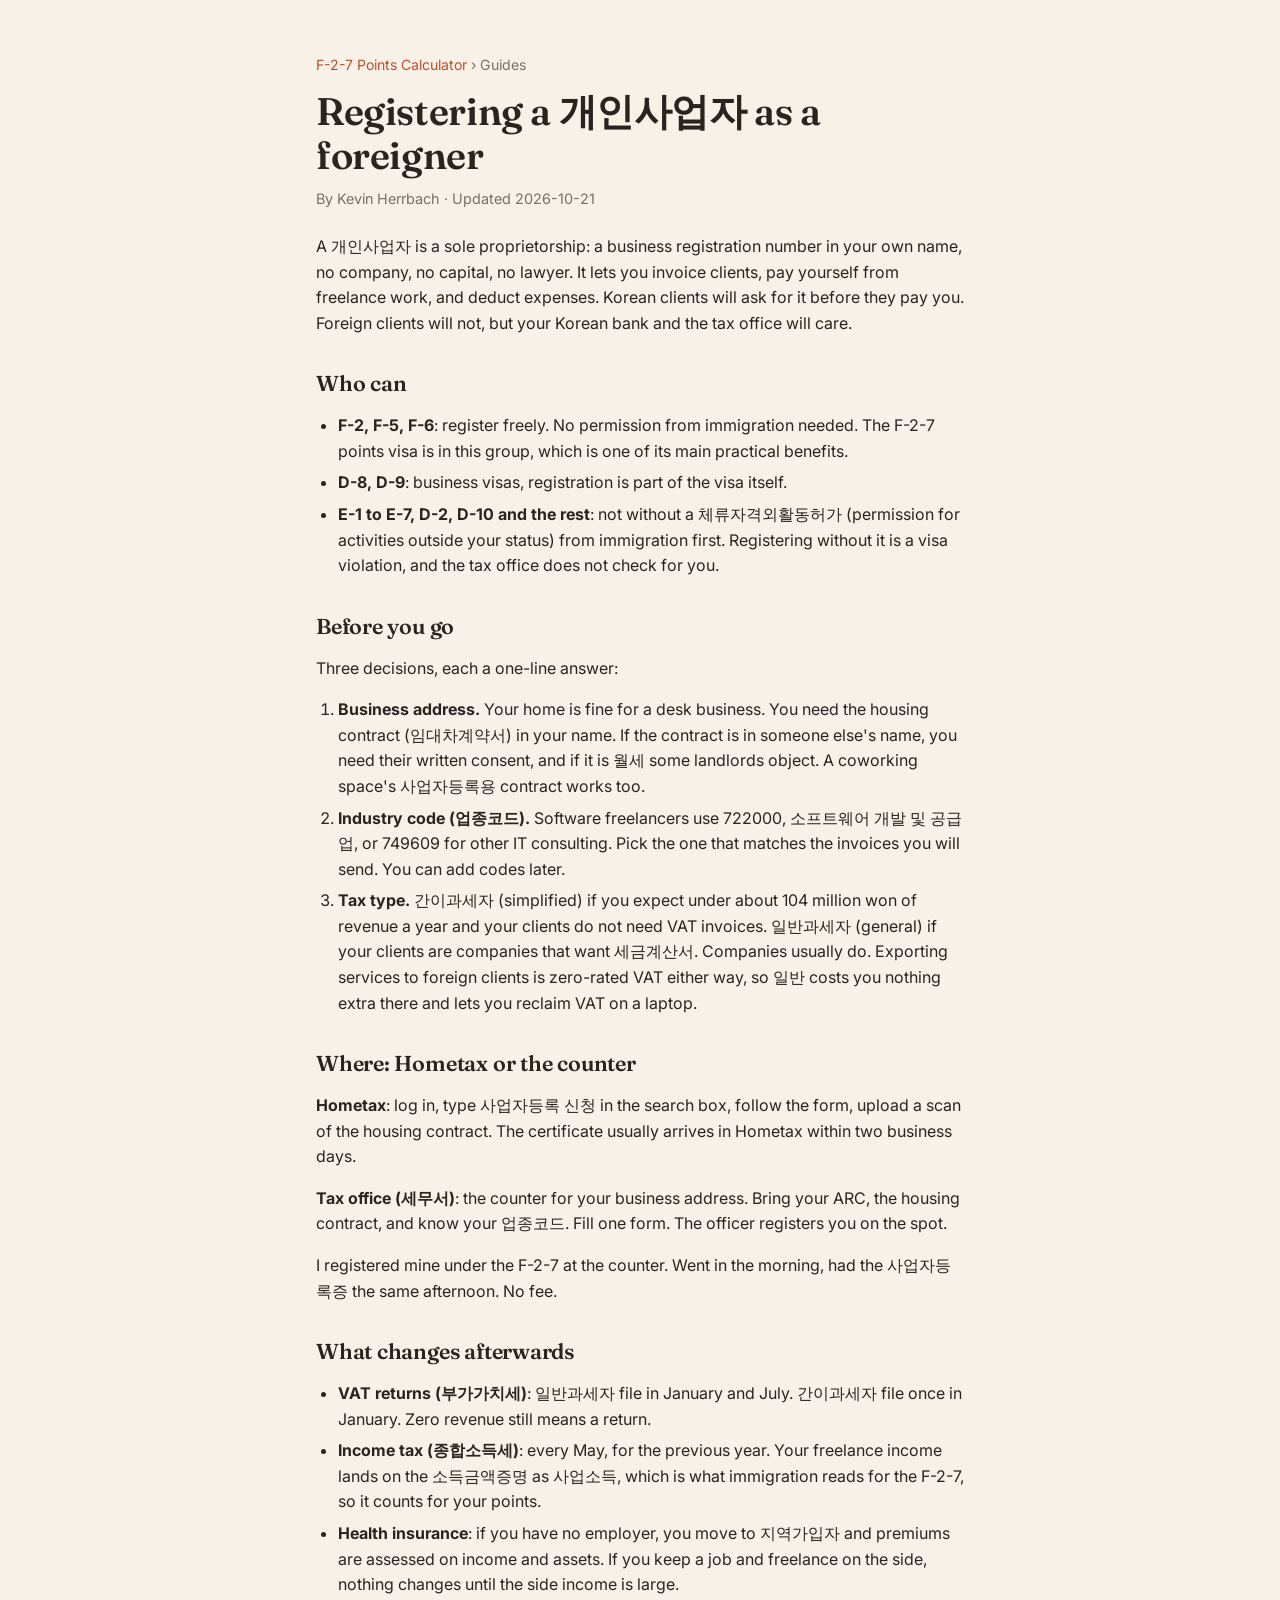
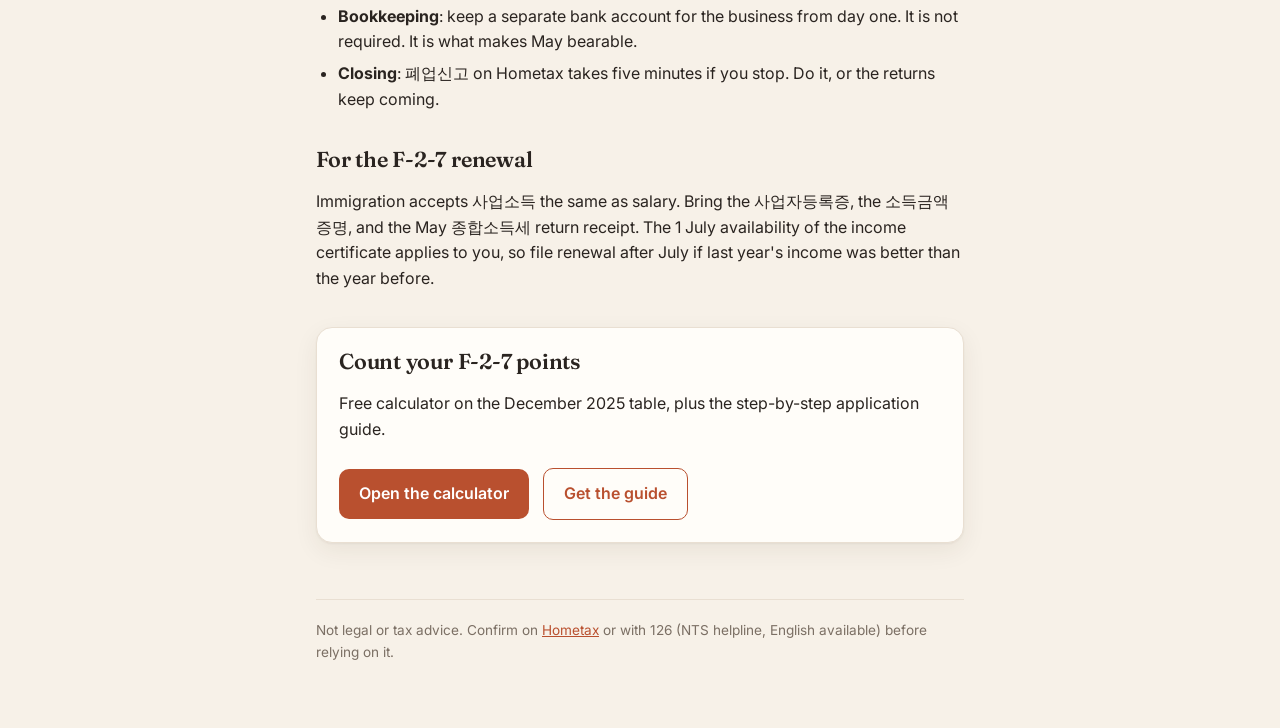
<file: register-business-foreigner-korea.html>
<!doctype html>
<html lang="en">
<head>
<meta charset="utf-8">
<meta name="viewport" content="width=device-width, initial-scale=1">
<title>Registering a 개인사업자 as a foreigner in Korea, on an F-2, F-5 or F-6</title>
<meta name="description" content="How a foreigner registers a sole proprietorship (개인사업자) in Korea: which visas can, documents, Hometax or tax office, same-day issuance, tax type choice, and what changes afterwards for taxes and health insurance.">
<link rel="canonical" href="https://kevin-h2r.github.io/f27/register-business-foreigner-korea.html">
<link rel="preconnect" href="https://fonts.googleapis.com">
<link href="https://fonts.googleapis.com/css2?family=Fraunces:opsz,wght@9..144,500;9..144,600&family=Inter:wght@400;500;600&display=swap" rel="stylesheet">
<link rel="stylesheet" href="style.css">
</head>
<body><main>
<p class="crumb"><a href="./">F-2-7 Points Calculator</a> › Guides</p>
<article>
<h1>Registering a 개인사업자 as a foreigner</h1><p class="byline">By Kevin Herrbach · Updated 2026-10-21</p>
<p>A 개인사업자 is a sole proprietorship: a business registration number in your own name, no company, no capital, no lawyer. It lets you invoice clients, pay yourself from freelance work, and deduct expenses. Korean clients will ask for it before they pay you. Foreign clients will not, but your Korean bank and the tax office will care.</p>
<h2>Who can</h2>
<ul>
<li><strong>F-2, F-5, F-6</strong>: register freely. No permission from immigration needed. The F-2-7 points visa is in this group, which is one of its main practical benefits.</li>
<li><strong>D-8, D-9</strong>: business visas, registration is part of the visa itself.</li>
<li><strong>E-1 to E-7, D-2, D-10 and the rest</strong>: not without a 체류자격외활동허가 (permission for activities outside your status) from immigration first. Registering without it is a visa violation, and the tax office does not check for you.</li>
</ul>
<h2>Before you go</h2>
<p>Three decisions, each a one-line answer:</p>
<ol>
<li><strong>Business address.</strong> Your home is fine for a desk business. You need the housing contract (임대차계약서) in your name. If the contract is in someone else&#39;s name, you need their written consent, and if it is 월세 some landlords object. A coworking space&#39;s 사업자등록용 contract works too.</li>
<li><strong>Industry code (업종코드).</strong> Software freelancers use 722000, 소프트웨어 개발 및 공급업, or 749609 for other IT consulting. Pick the one that matches the invoices you will send. You can add codes later.</li>
<li><strong>Tax type.</strong> 간이과세자 (simplified) if you expect under about 104 million won of revenue a year and your clients do not need VAT invoices. 일반과세자 (general) if your clients are companies that want 세금계산서. Companies usually do. Exporting services to foreign clients is zero-rated VAT either way, so 일반 costs you nothing extra there and lets you reclaim VAT on a laptop.</li>
</ol>
<h2>Where: Hometax or the counter</h2>
<p><strong>Hometax</strong>: log in, type 사업자등록 신청 in the search box, follow the form, upload a scan of the housing contract. The certificate usually arrives in Hometax within two business days.</p>
<p><strong>Tax office (세무서)</strong>: the counter for your business address. Bring your ARC, the housing contract, and know your 업종코드. Fill one form. The officer registers you on the spot.</p>
<p>I registered mine under the F-2-7 at the counter. Went in the morning, had the 사업자등록증 the same afternoon. No fee.</p>
<h2>What changes afterwards</h2>
<ul>
<li><strong>VAT returns (부가가치세)</strong>: 일반과세자 file in January and July. 간이과세자 file once in January. Zero revenue still means a return.</li>
<li><strong>Income tax (종합소득세)</strong>: every May, for the previous year. Your freelance income lands on the 소득금액증명 as 사업소득, which is what immigration reads for the F-2-7, so it counts for your points.</li>
<li><strong>Health insurance</strong>: if you have no employer, you move to 지역가입자 and premiums are assessed on income and assets. If you keep a job and freelance on the side, nothing changes until the side income is large.</li>
<li><strong>Bookkeeping</strong>: keep a separate bank account for the business from day one. It is not required. It is what makes May bearable.</li>
<li><strong>Closing</strong>: 폐업신고 on Hometax takes five minutes if you stop. Do it, or the returns keep coming.</li>
</ul>
<h2>For the F-2-7 renewal</h2>
<p>Immigration accepts 사업소득 the same as salary. Bring the 사업자등록증, the 소득금액증명, and the May 종합소득세 return receipt. The 1 July availability of the income certificate applies to you, so file renewal after July if last year&#39;s income was better than the year before.</p>
</article>
<div class="card box">
<h2 style="margin-top:0">Count your F-2-7 points</h2>
<p>Free calculator on the December 2025 table, plus the step-by-step application guide.</p>
<a class="cta" href="./">Open the calculator</a>
<a class="cta alt" href="https://kevinherrbach.gumroad.com/l/f_2_7">Get the guide</a>
</div>
<footer>Not legal or tax advice. Confirm on <a href="https://www.hometax.go.kr">Hometax</a> or with 126 (NTS helpline, English available) before relying on it.</footer>
</main></body></html>
</file>
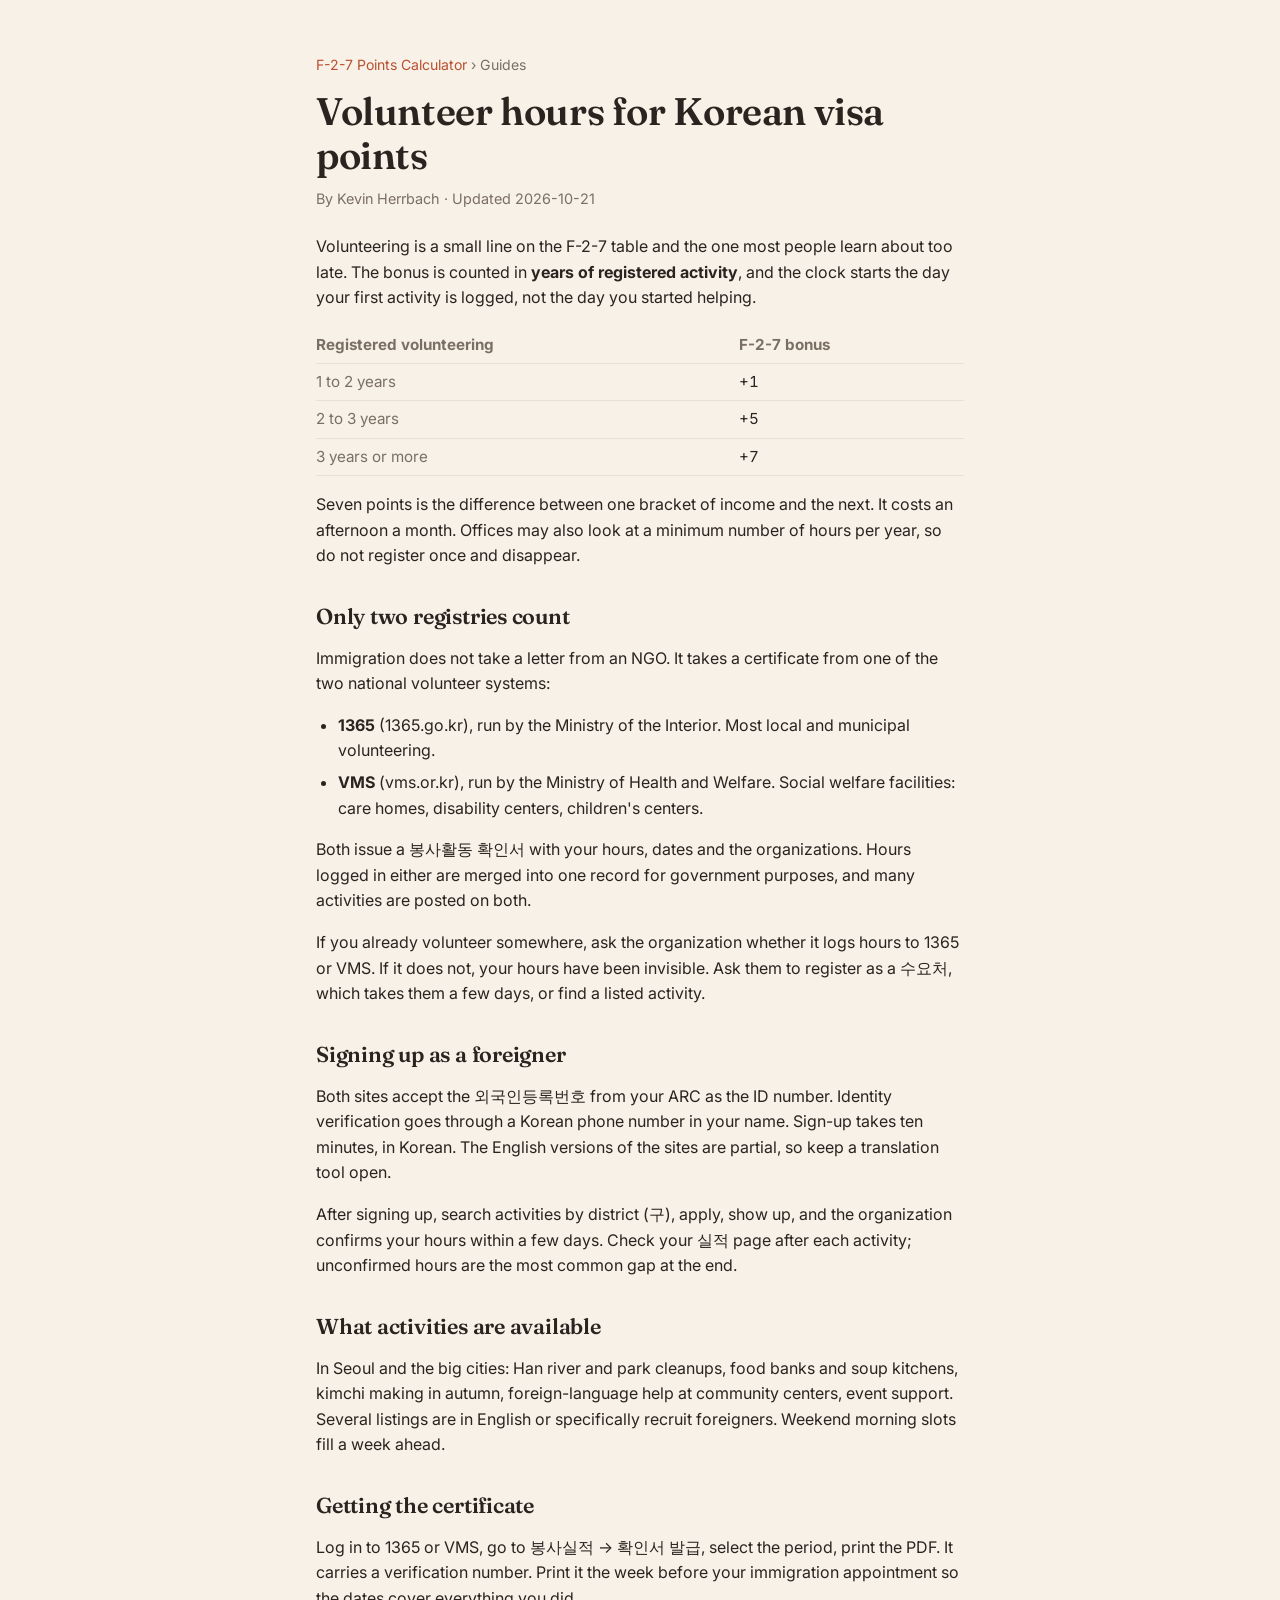
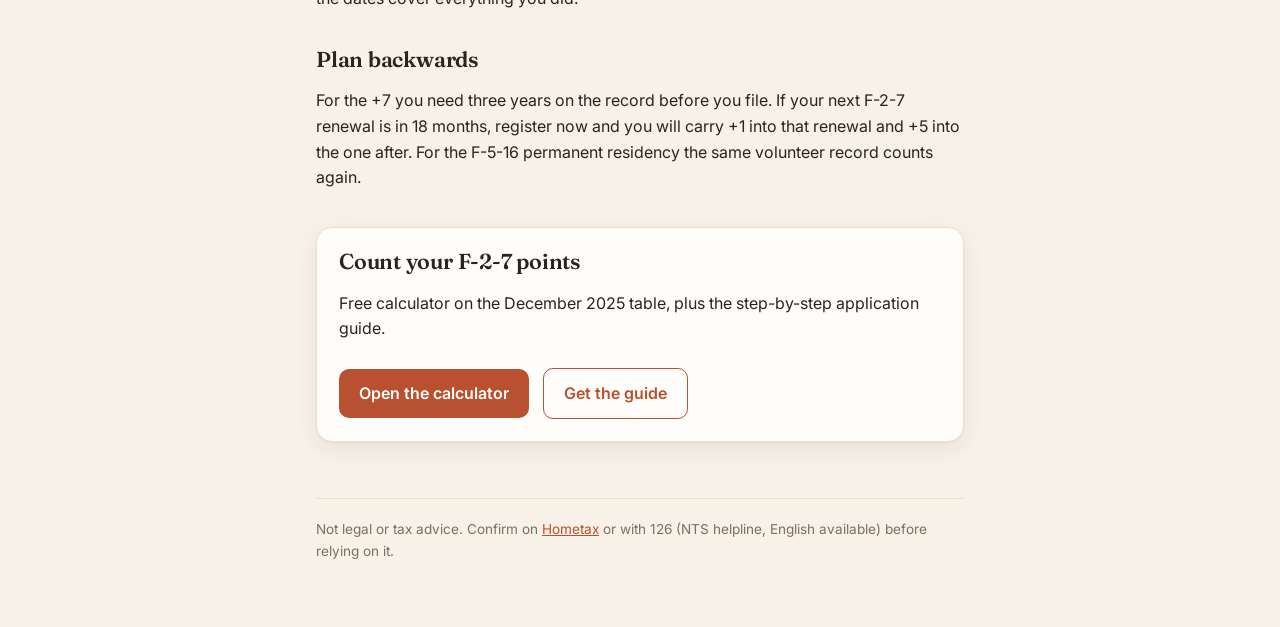
<file: volunteer-hours-visa-points-1365.html>
<!doctype html>
<html lang="en">
<head>
<meta charset="utf-8">
<meta name="viewport" content="width=device-width, initial-scale=1">
<title>Volunteer hours for Korean visa points: registering on 1365 so they count</title>
<meta name="description" content="How registered volunteering earns F-2-7 and F-5 bonus points in Korea, why only 1365 and VMS records count, how foreigners sign up with an ARC number, how to get the 봉사활동 확인서, and realistic timelines.">
<link rel="canonical" href="https://kevin-h2r.github.io/f27/volunteer-hours-visa-points-1365.html">
<link rel="preconnect" href="https://fonts.googleapis.com">
<link href="https://fonts.googleapis.com/css2?family=Fraunces:opsz,wght@9..144,500;9..144,600&family=Inter:wght@400;500;600&display=swap" rel="stylesheet">
<link rel="stylesheet" href="style.css">
</head>
<body><main>
<p class="crumb"><a href="./">F-2-7 Points Calculator</a> › Guides</p>
<article>
<h1>Volunteer hours for Korean visa points</h1><p class="byline">By Kevin Herrbach · Updated 2026-10-21</p>
<p>Volunteering is a small line on the F-2-7 table and the one most people learn about too late. The bonus is counted in <strong>years of registered activity</strong>, and the clock starts the day your first activity is logged, not the day you started helping.</p>
<table>
<thead>
<tr>
<th>Registered volunteering</th>
<th>F-2-7 bonus</th>
</tr>
</thead>
<tbody><tr>
<td>1 to 2 years</td>
<td>+1</td>
</tr>
<tr>
<td>2 to 3 years</td>
<td>+5</td>
</tr>
<tr>
<td>3 years or more</td>
<td>+7</td>
</tr>
</tbody></table>
<p>Seven points is the difference between one bracket of income and the next. It costs an afternoon a month. Offices may also look at a minimum number of hours per year, so do not register once and disappear.</p>
<h2>Only two registries count</h2>
<p>Immigration does not take a letter from an NGO. It takes a certificate from one of the two national volunteer systems:</p>
<ul>
<li><strong>1365</strong> (1365.go.kr), run by the Ministry of the Interior. Most local and municipal volunteering.</li>
<li><strong>VMS</strong> (vms.or.kr), run by the Ministry of Health and Welfare. Social welfare facilities: care homes, disability centers, children&#39;s centers.</li>
</ul>
<p>Both issue a 봉사활동 확인서 with your hours, dates and the organizations. Hours logged in either are merged into one record for government purposes, and many activities are posted on both.</p>
<p>If you already volunteer somewhere, ask the organization whether it logs hours to 1365 or VMS. If it does not, your hours have been invisible. Ask them to register as a 수요처, which takes them a few days, or find a listed activity.</p>
<h2>Signing up as a foreigner</h2>
<p>Both sites accept the 외국인등록번호 from your ARC as the ID number. Identity verification goes through a Korean phone number in your name. Sign-up takes ten minutes, in Korean. The English versions of the sites are partial, so keep a translation tool open.</p>
<p>After signing up, search activities by district (구), apply, show up, and the organization confirms your hours within a few days. Check your 실적 page after each activity; unconfirmed hours are the most common gap at the end.</p>
<h2>What activities are available</h2>
<p>In Seoul and the big cities: Han river and park cleanups, food banks and soup kitchens, kimchi making in autumn, foreign-language help at community centers, event support. Several listings are in English or specifically recruit foreigners. Weekend morning slots fill a week ahead.</p>
<h2>Getting the certificate</h2>
<p>Log in to 1365 or VMS, go to 봉사실적 → 확인서 발급, select the period, print the PDF. It carries a verification number. Print it the week before your immigration appointment so the dates cover everything you did.</p>
<h2>Plan backwards</h2>
<p>For the +7 you need three years on the record before you file. If your next F-2-7 renewal is in 18 months, register now and you will carry +1 into that renewal and +5 into the one after. For the F-5-16 permanent residency the same volunteer record counts again.</p>
</article>
<div class="card box">
<h2 style="margin-top:0">Count your F-2-7 points</h2>
<p>Free calculator on the December 2025 table, plus the step-by-step application guide.</p>
<a class="cta" href="./">Open the calculator</a>
<a class="cta alt" href="https://kevinherrbach.gumroad.com/l/f_2_7">Get the guide</a>
</div>
<footer>Not legal or tax advice. Confirm on <a href="https://www.hometax.go.kr">Hometax</a> or with 126 (NTS helpline, English available) before relying on it.</footer>
</main></body></html>
</file>
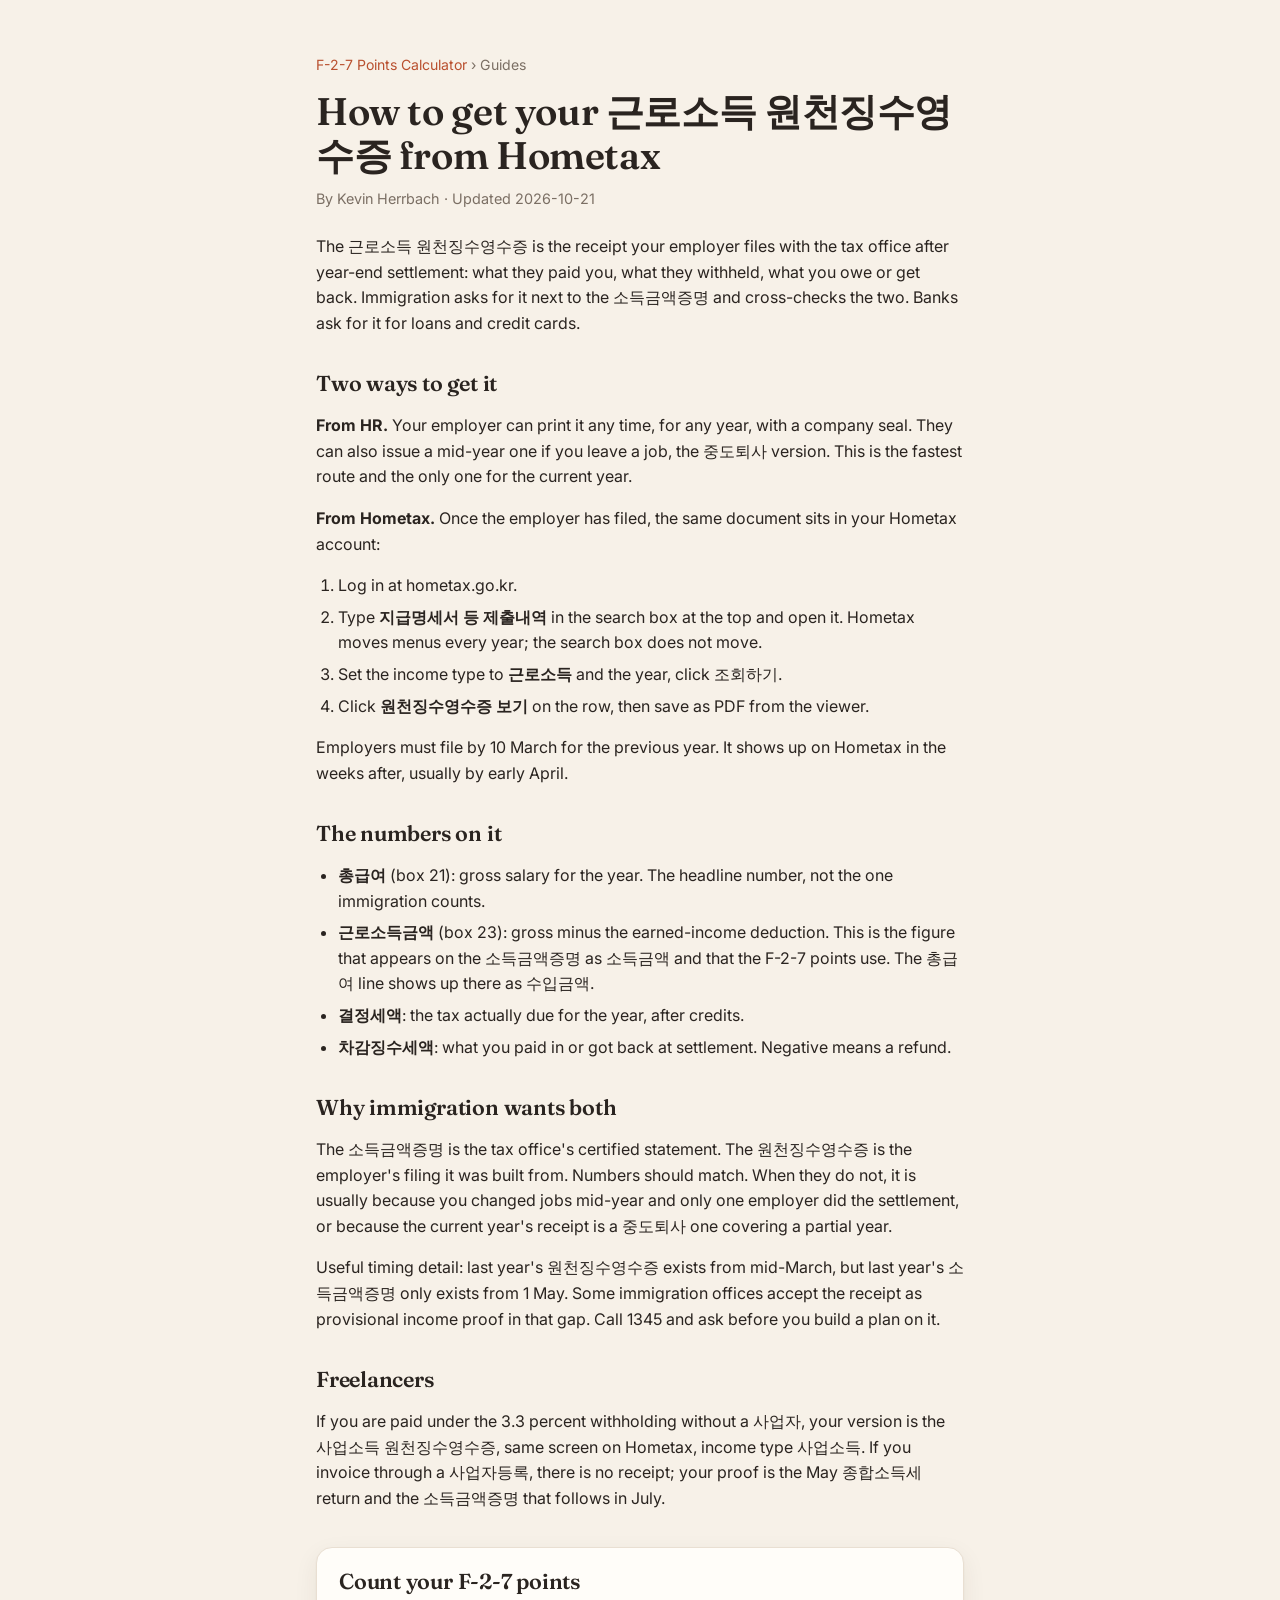
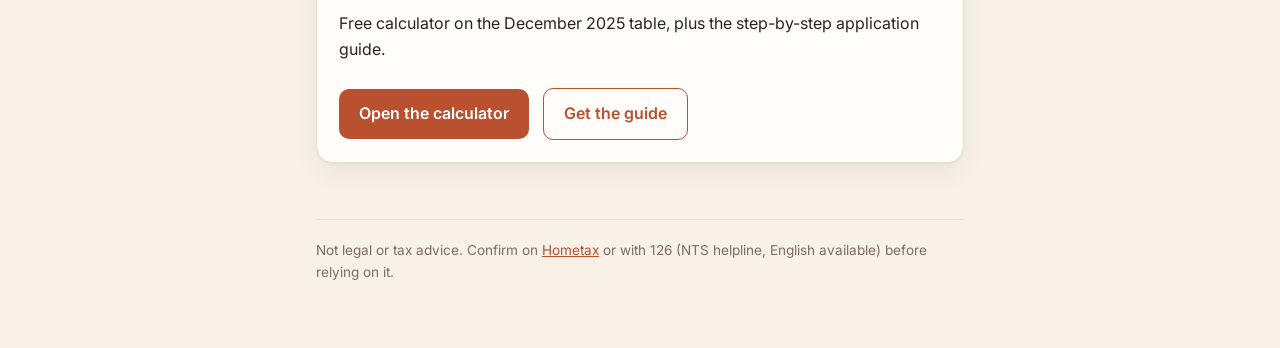
<file: withholding-tax-receipt-hometax.html>
<!doctype html>
<html lang="en">
<head>
<meta charset="utf-8">
<meta name="viewport" content="width=device-width, initial-scale=1">
<title>How to get your 근로소득 원천징수영수증 (withholding tax receipt) from Hometax</title>
<meta name="description" content="Where to download the Korean year-end withholding receipt (근로소득 원천징수영수증) on Hometax, when last year's appears, what the numbers mean, and why immigration asks for it next to the income certificate.">
<link rel="canonical" href="https://kevin-h2r.github.io/f27/withholding-tax-receipt-hometax.html">
<link rel="preconnect" href="https://fonts.googleapis.com">
<link href="https://fonts.googleapis.com/css2?family=Fraunces:opsz,wght@9..144,500;9..144,600&family=Inter:wght@400;500;600&display=swap" rel="stylesheet">
<link rel="stylesheet" href="style.css">
</head>
<body><main>
<p class="crumb"><a href="./">F-2-7 Points Calculator</a> › Guides</p>
<article>
<h1>How to get your 근로소득 원천징수영수증 from Hometax</h1><p class="byline">By Kevin Herrbach · Updated 2026-10-21</p>
<p>The 근로소득 원천징수영수증 is the receipt your employer files with the tax office after year-end settlement: what they paid you, what they withheld, what you owe or get back. Immigration asks for it next to the 소득금액증명 and cross-checks the two. Banks ask for it for loans and credit cards.</p>
<h2>Two ways to get it</h2>
<p><strong>From HR.</strong> Your employer can print it any time, for any year, with a company seal. They can also issue a mid-year one if you leave a job, the 중도퇴사 version. This is the fastest route and the only one for the current year.</p>
<p><strong>From Hometax.</strong> Once the employer has filed, the same document sits in your Hometax account:</p>
<ol>
<li>Log in at hometax.go.kr.</li>
<li>Type <strong>지급명세서 등 제출내역</strong> in the search box at the top and open it. Hometax moves menus every year; the search box does not move.</li>
<li>Set the income type to <strong>근로소득</strong> and the year, click 조회하기.</li>
<li>Click <strong>원천징수영수증 보기</strong> on the row, then save as PDF from the viewer.</li>
</ol>
<p>Employers must file by 10 March for the previous year. It shows up on Hometax in the weeks after, usually by early April.</p>
<h2>The numbers on it</h2>
<ul>
<li><strong>총급여</strong> (box 21): gross salary for the year. The headline number, not the one immigration counts.</li>
<li><strong>근로소득금액</strong> (box 23): gross minus the earned-income deduction. This is the figure that appears on the 소득금액증명 as 소득금액 and that the F-2-7 points use. The 총급여 line shows up there as 수입금액.</li>
<li><strong>결정세액</strong>: the tax actually due for the year, after credits.</li>
<li><strong>차감징수세액</strong>: what you paid in or got back at settlement. Negative means a refund.</li>
</ul>
<h2>Why immigration wants both</h2>
<p>The 소득금액증명 is the tax office&#39;s certified statement. The 원천징수영수증 is the employer&#39;s filing it was built from. Numbers should match. When they do not, it is usually because you changed jobs mid-year and only one employer did the settlement, or because the current year&#39;s receipt is a 중도퇴사 one covering a partial year.</p>
<p>Useful timing detail: last year&#39;s 원천징수영수증 exists from mid-March, but last year&#39;s 소득금액증명 only exists from 1 May. Some immigration offices accept the receipt as provisional income proof in that gap. Call 1345 and ask before you build a plan on it.</p>
<h2>Freelancers</h2>
<p>If you are paid under the 3.3 percent withholding without a 사업자, your version is the 사업소득 원천징수영수증, same screen on Hometax, income type 사업소득. If you invoice through a 사업자등록, there is no receipt; your proof is the May 종합소득세 return and the 소득금액증명 that follows in July.</p>
</article>
<div class="card box">
<h2 style="margin-top:0">Count your F-2-7 points</h2>
<p>Free calculator on the December 2025 table, plus the step-by-step application guide.</p>
<a class="cta" href="./">Open the calculator</a>
<a class="cta alt" href="https://kevinherrbach.gumroad.com/l/f_2_7">Get the guide</a>
</div>
<footer>Not legal or tax advice. Confirm on <a href="https://www.hometax.go.kr">Hometax</a> or with 126 (NTS helpline, English available) before relying on it.</footer>
</main></body></html>
</file>
<file: style.css>
:root{--bg:#f7f1e8;--card:#fffdf9;--fg:#2a2420;--muted:#7b6f64;--line:#e9dfd2;--accent:#b9502f;--accent-soft:#f6e3d8;--ok:#3f7d5a;--ok-soft:#e3efe6;--bad:#b5432e;--bad-soft:#f8e1dc;--shadow:0 1px 2px rgba(60,40,20,.05),0 8px 24px rgba(60,40,20,.07)}
*{box-sizing:border-box}
body{margin:0;background:var(--bg);color:var(--fg);font:16px/1.6 Inter,system-ui,sans-serif;-webkit-font-smoothing:antialiased}
main{max-width:680px;margin:0 auto;padding:40px 16px 64px}
h1,h2{font-family:Fraunces,Georgia,serif;font-weight:600;letter-spacing:-.01em;line-height:1.15}
h1{font-size:2.4rem;margin:0 0 10px}
h2{font-size:1.35rem;margin:40px 0 12px}
.lede{color:var(--muted);margin:0 0 24px;font-size:1.05rem}
.lede strong{color:var(--fg)}
.card{background:var(--card);border:1px solid var(--line);border-radius:16px;padding:22px;box-shadow:var(--shadow)}
#result{position:sticky;top:12px;z-index:1;margin-bottom:24px}
.score{display:flex;align-items:baseline;gap:10px;flex-wrap:wrap}
#total{font-family:Fraunces,Georgia,serif;font-size:3rem;font-weight:600;line-height:1}
.of{color:var(--muted);font-size:1.1rem}
#verdict{margin-left:auto;padding:4px 12px;border-radius:999px;font-size:.85rem;font-weight:600}
.ok{background:var(--ok-soft);color:var(--ok)}.bad{background:var(--bad-soft);color:var(--bad)}
.bar{height:8px;background:var(--line);border-radius:999px;margin:14px 0 16px;overflow:hidden}
.bar i{display:block;height:100%;width:0;background:var(--accent);border-radius:999px;transition:width .3s}
.bar i.ok{background:var(--ok)}
summary{cursor:pointer;font-size:.88rem;color:var(--muted);font-weight:500;list-style:none;display:flex;align-items:center;gap:6px}summary::before{content:"▸";font-size:.75rem;transition:transform .15s}details[open] summary::before{transform:rotate(90deg)}details[open] summary{margin-bottom:6px}
table{width:100%;border-collapse:collapse;font-size:.92rem;color:var(--muted)}
td{padding:5px 0;border-top:1px dashed var(--line)}td:last-child{text-align:right;color:var(--fg);font-weight:600;font-variant-numeric:tabular-nums}
form h2:first-of-type{margin-top:0}
form h2{font-size:1.1rem;margin:28px 0 4px}
label{display:block;margin:16px 0 6px;font-weight:500;font-size:.95rem}
select,input{width:100%;padding:11px 12px;font:inherit;border:1px solid var(--line);border-radius:10px;background:#fff;color:var(--fg);transition:border-color .15s,box-shadow .15s}
select:focus,input:focus{outline:none;border-color:var(--accent);box-shadow:0 0 0 3px var(--accent-soft)}
.chk{display:flex;gap:10px;align-items:flex-start;font-weight:400;margin:8px 0}.chk input{width:18px;height:18px;margin-top:3px;accent-color:var(--accent)}
.muted{color:var(--muted);font-size:.88rem}
#gap{padding-left:20px}#gap li{margin:6px 0}
.cta{display:inline-block;padding:12px 20px;border-radius:10px;background:var(--accent);color:#fff;text-decoration:none;font-weight:600;margin:10px 10px 0 0;transition:transform .1s,filter .15s}
.cta:hover{filter:brightness(1.06);transform:translateY(-1px)}
.cta.alt{background:transparent;color:var(--accent);border:1.5px solid var(--accent)}
ul.kit{list-style:none;padding:0;display:grid;gap:8px}
ul.kit li a{display:block;padding:12px 14px;background:var(--card);border:1px solid var(--line);border-radius:10px;color:var(--fg);text-decoration:none}
ul.kit li a:hover{border-color:var(--accent)}
.faq p{margin:0 0 14px}.faq strong{display:block;font-weight:600}
footer{margin-top:56px;padding-top:20px;border-top:1px solid var(--line);font-size:.85rem;color:var(--muted)}
footer a,p a{color:var(--accent)}

/* articles */
article h2{margin-top:36px}article h3{font-family:Fraunces,Georgia,serif;font-size:1.05rem;margin:24px 0 6px}
article p,article li{color:var(--fg)}article ol,article ul{padding-left:22px}article li{margin:6px 0}
article table{margin:12px 0}article td,article th{text-align:left;padding:6px 8px 6px 0;border-bottom:1px solid var(--line);font-size:.95rem}article td:last-child{text-align:left;font-weight:400}
.note{background:var(--accent-soft);border-left:3px solid var(--accent);padding:10px 14px;border-radius:6px;margin:16px 0}
.crumb{font-size:.88rem;color:var(--muted);margin-bottom:12px}.crumb a{color:var(--accent);text-decoration:none}
.byline{color:var(--muted);font-size:.9rem;margin:0 0 24px}
.box{margin:36px 0 0}
ul.guides{list-style:none;padding:0}ul.guides li{margin:8px 0}ul.guides a{color:var(--accent);text-decoration:none;font-weight:500}
</file>
